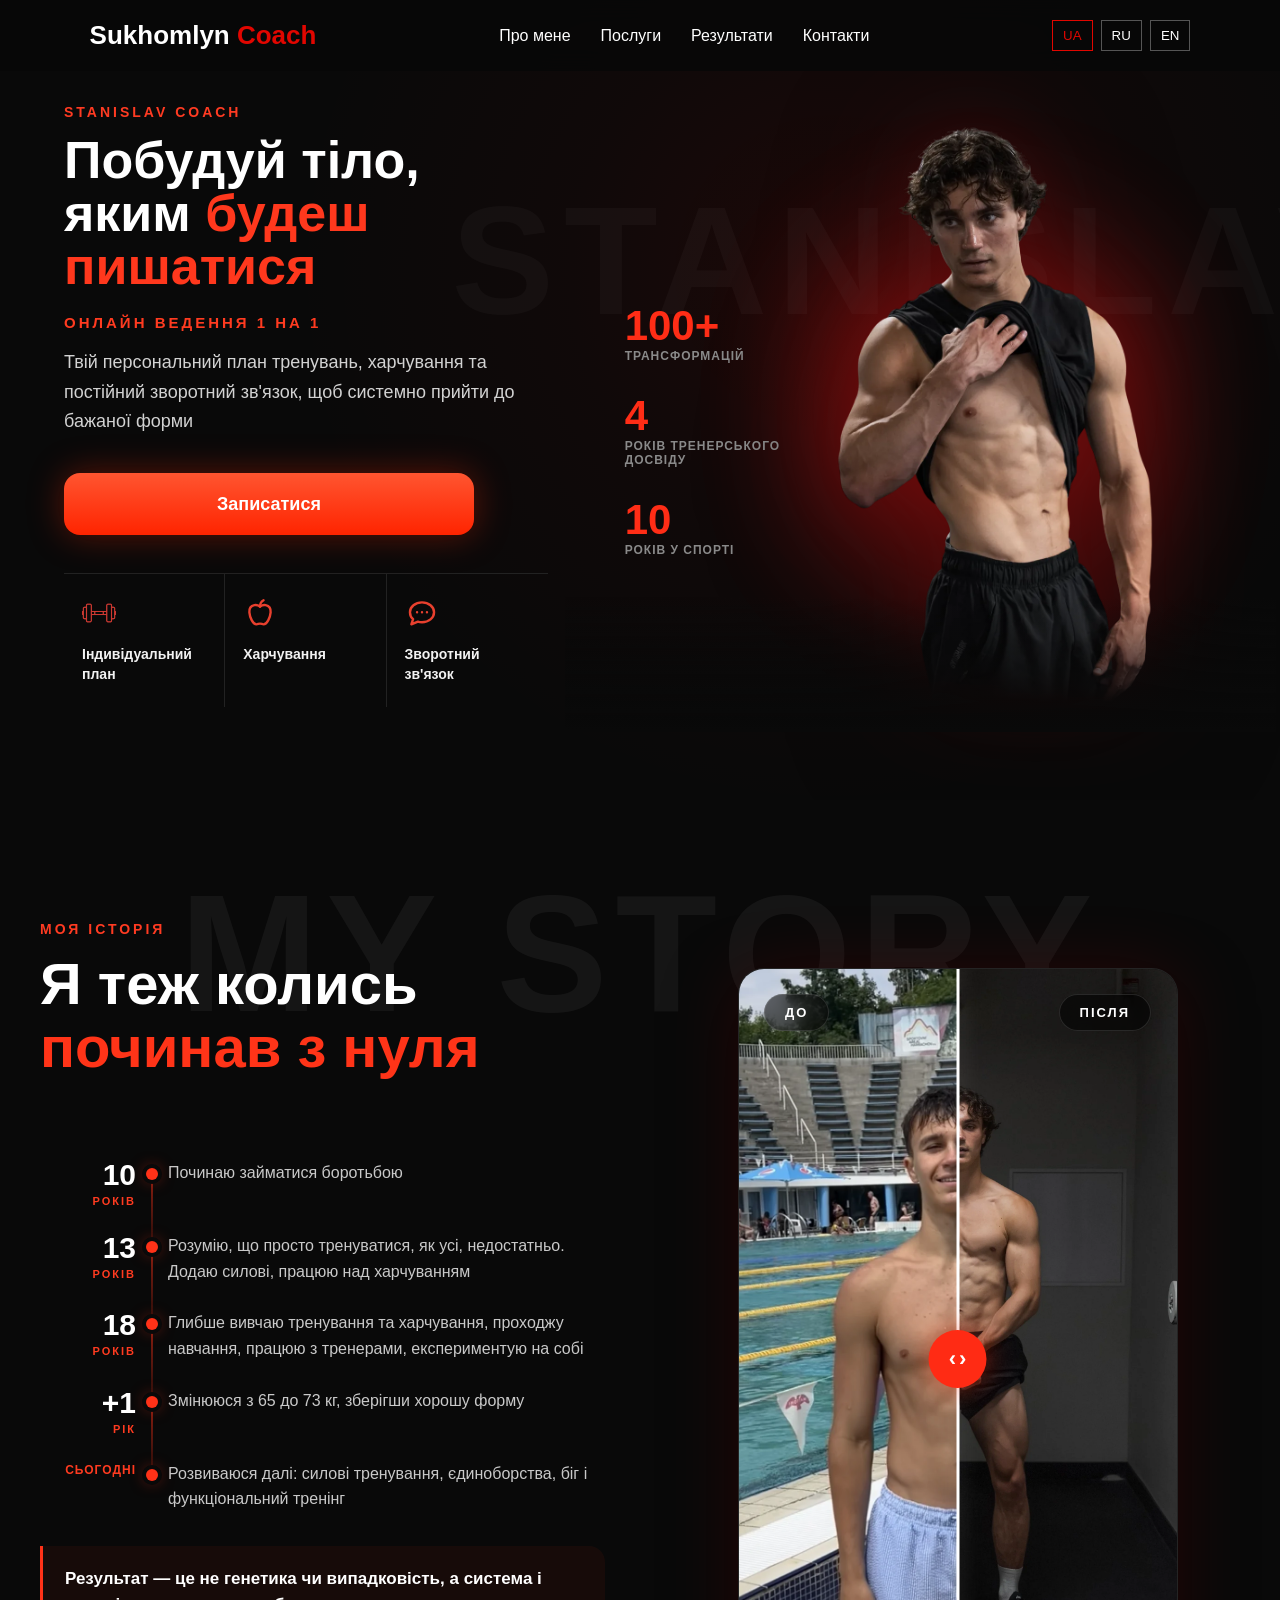
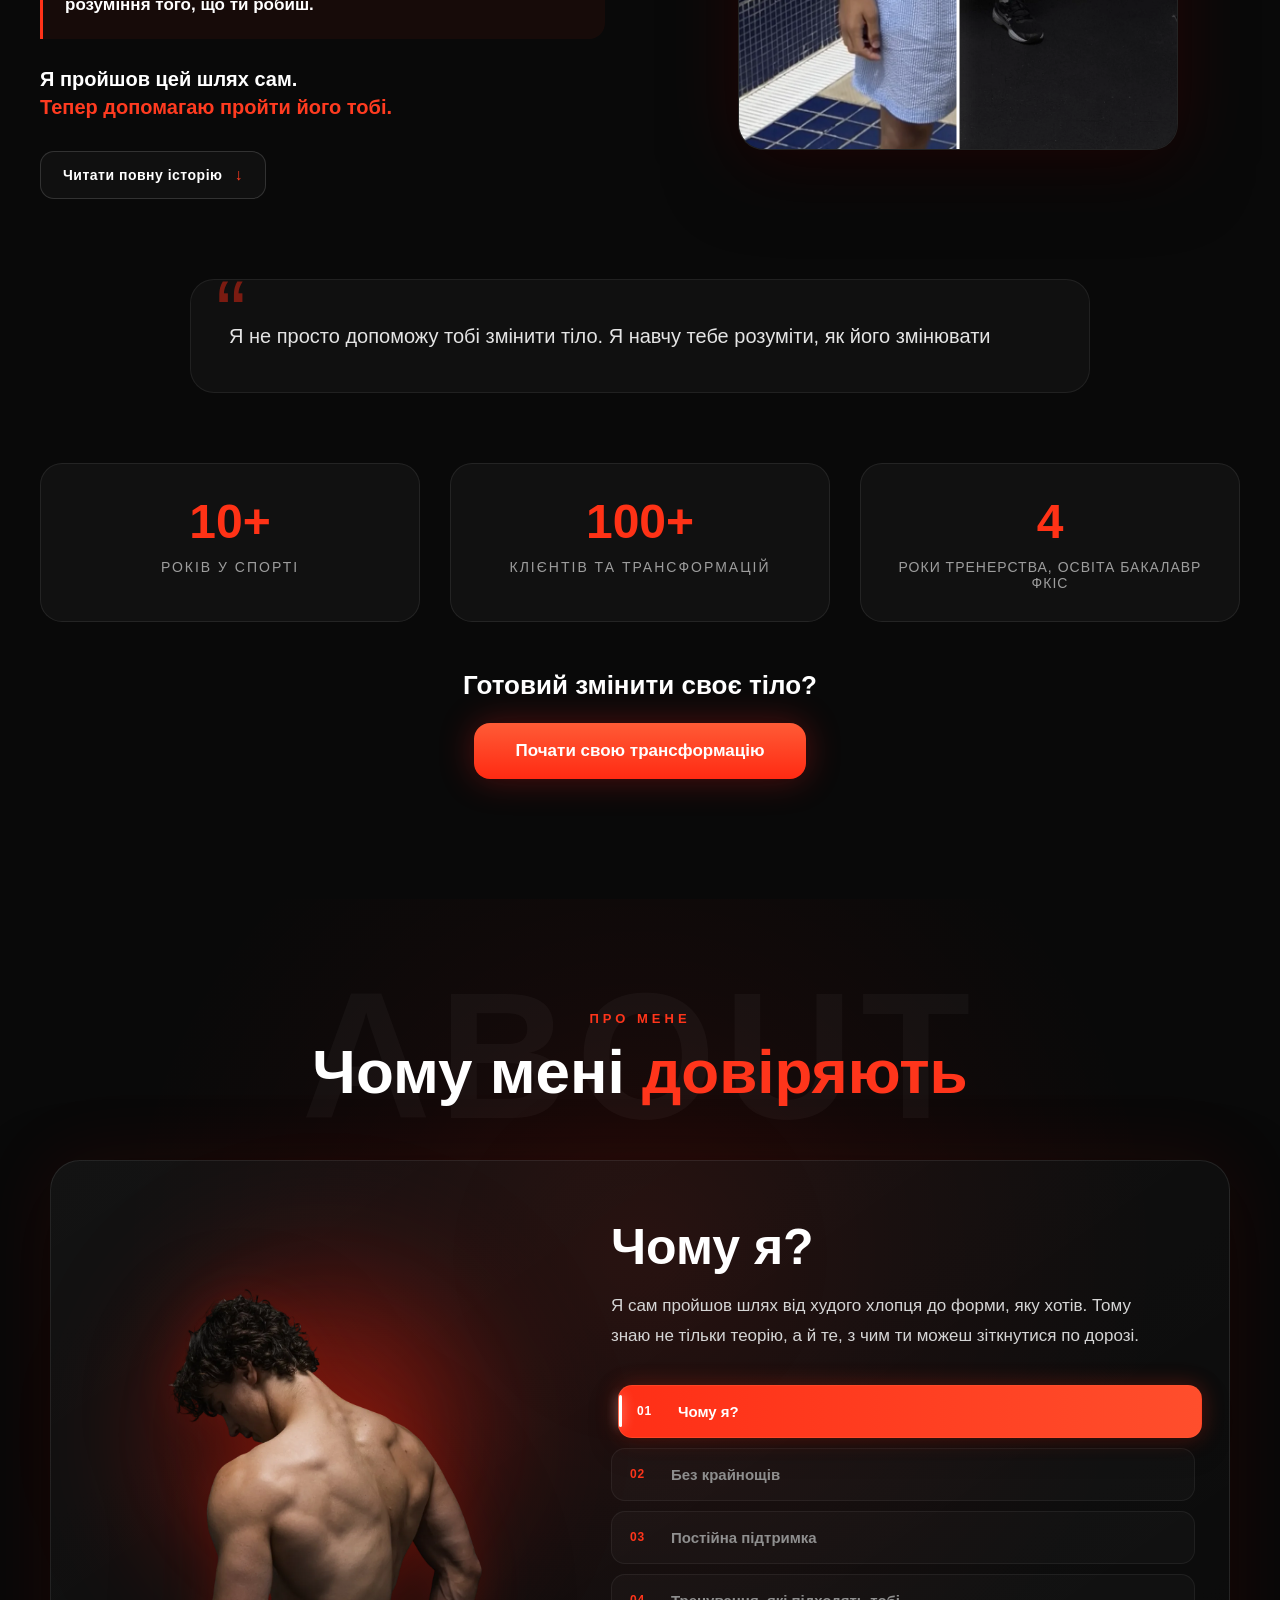
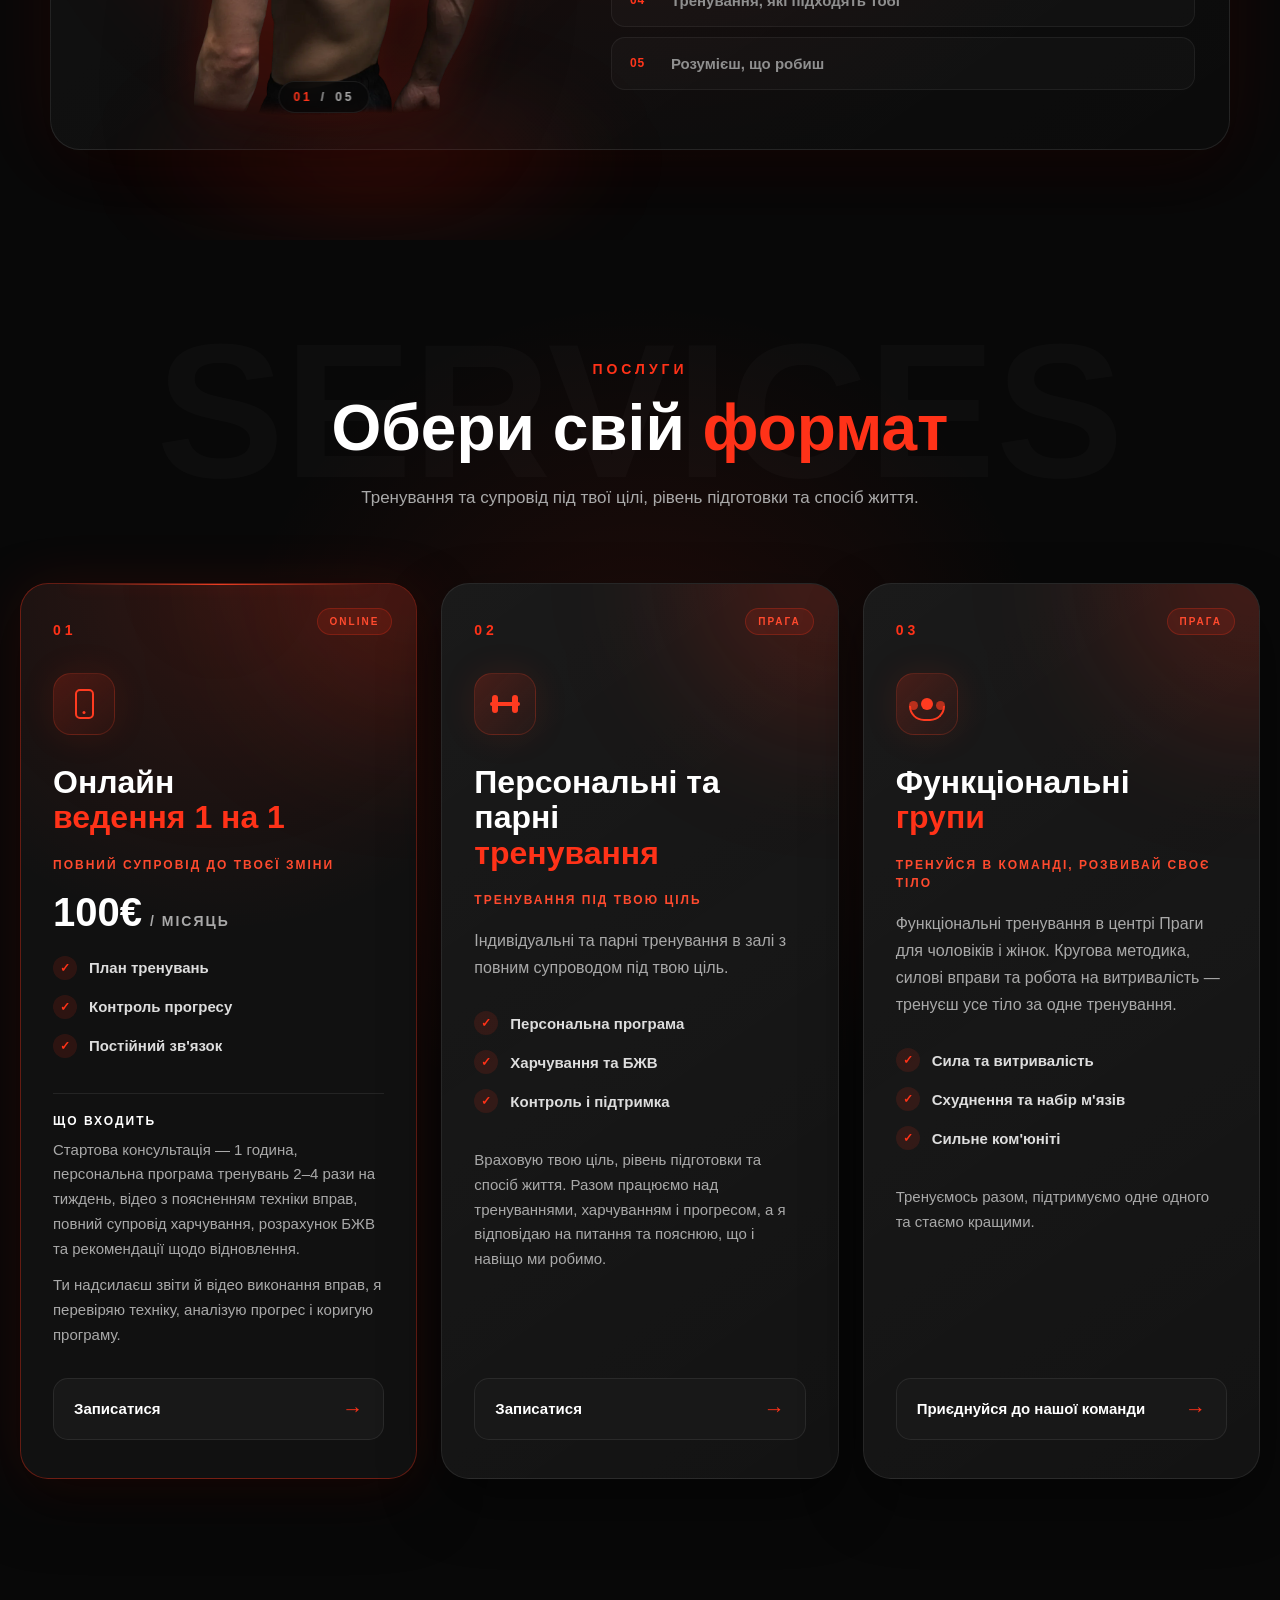
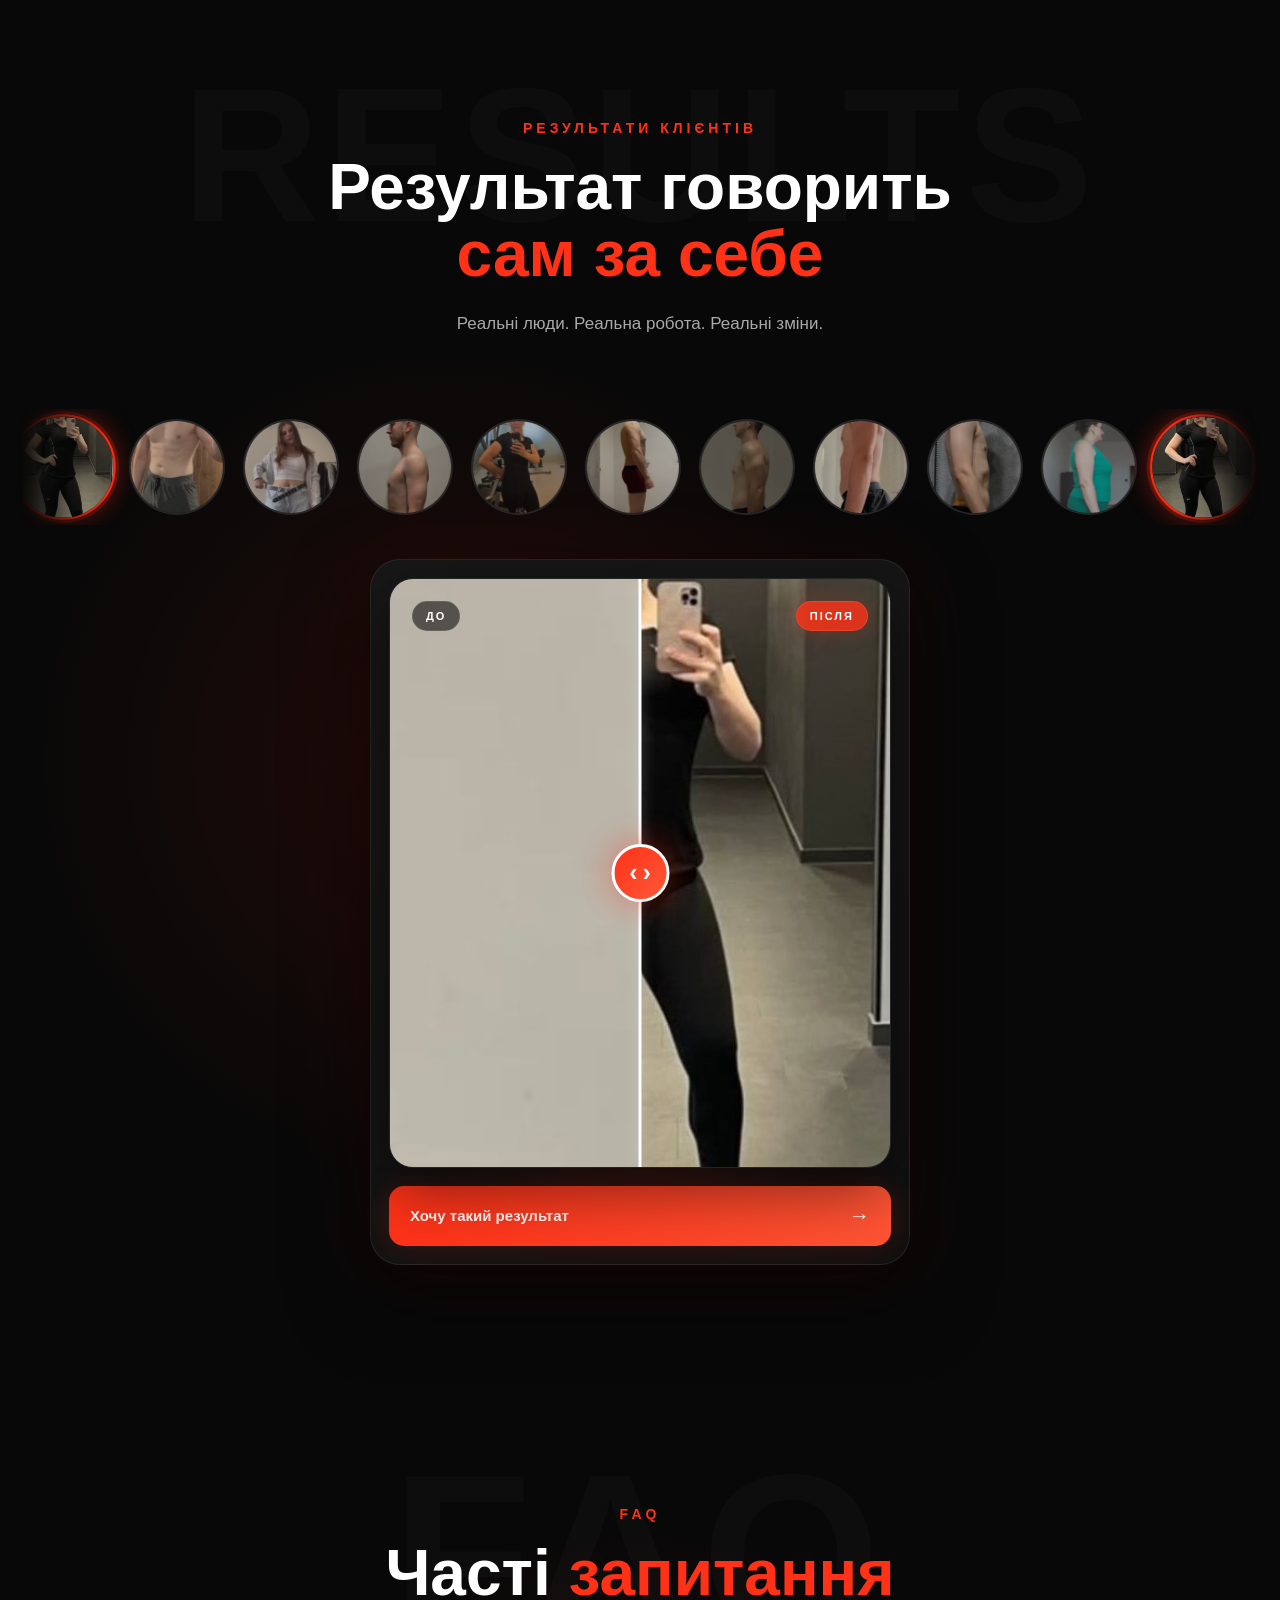
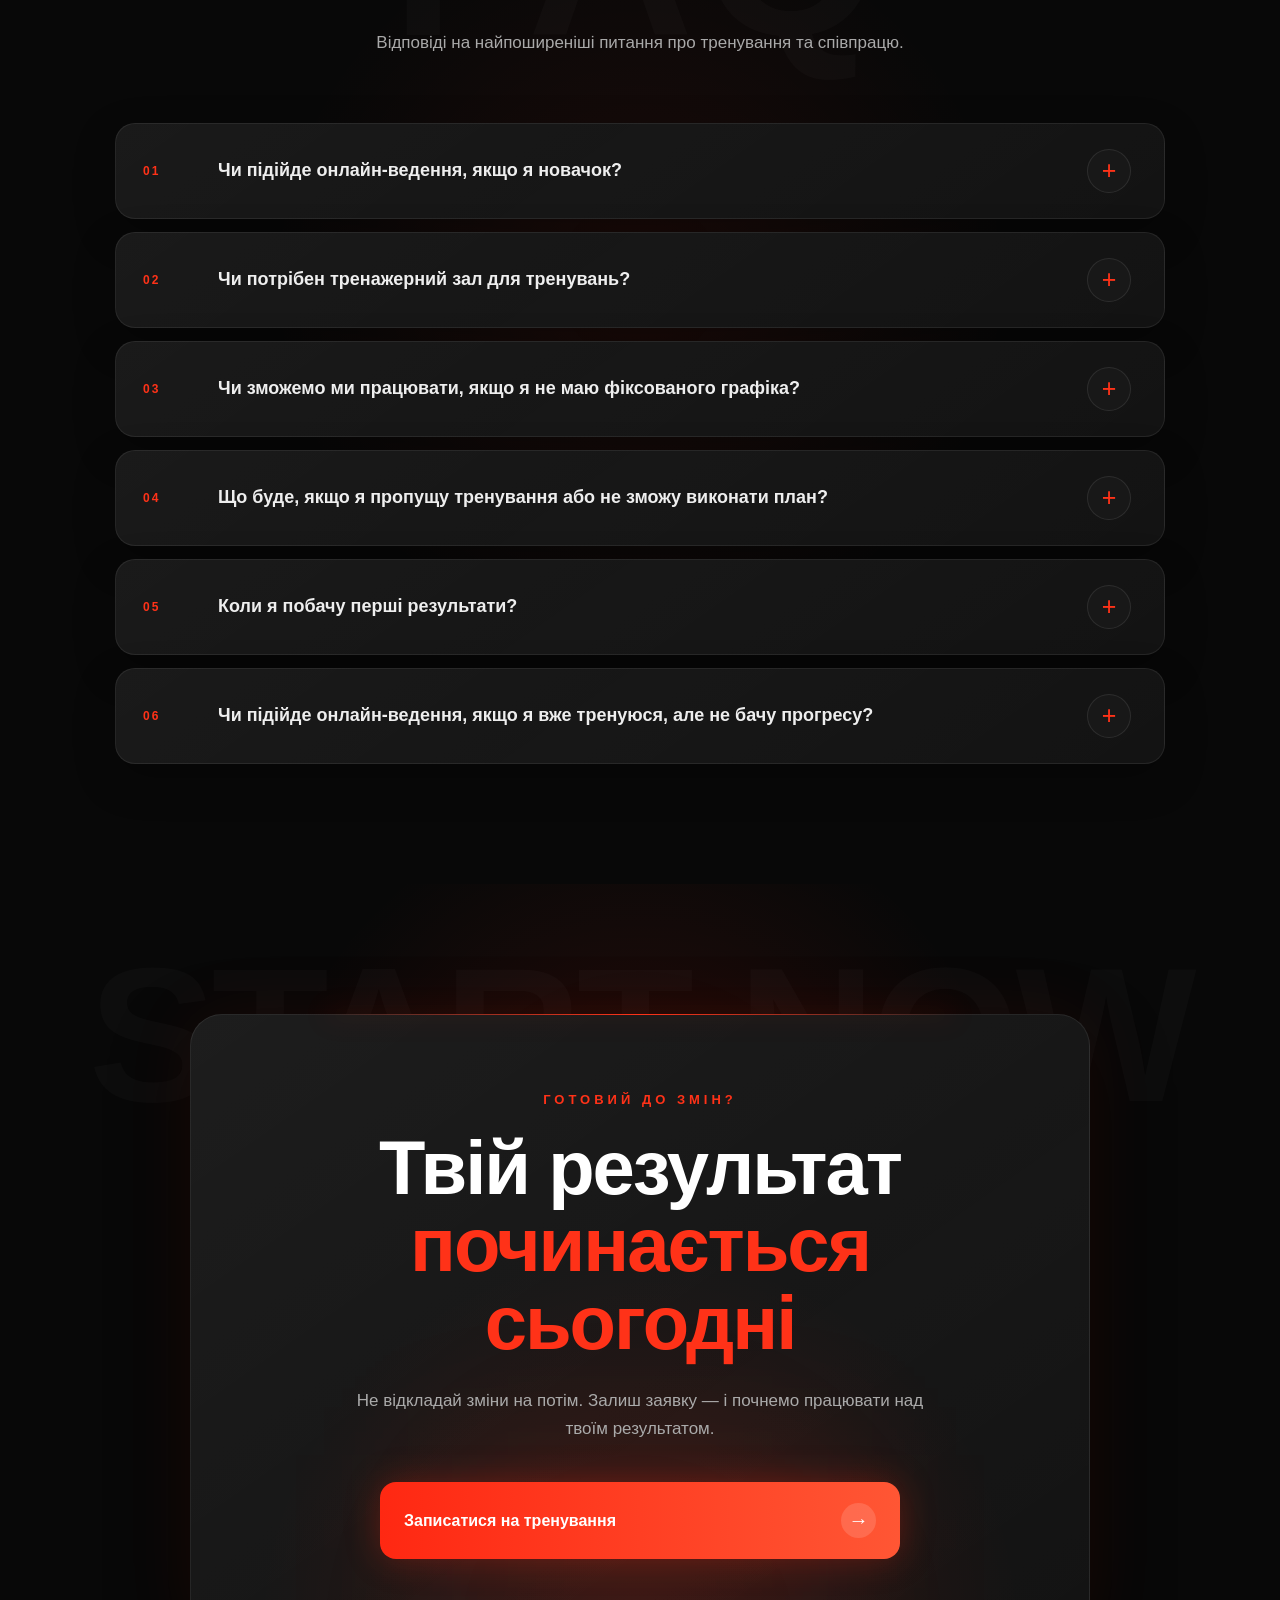
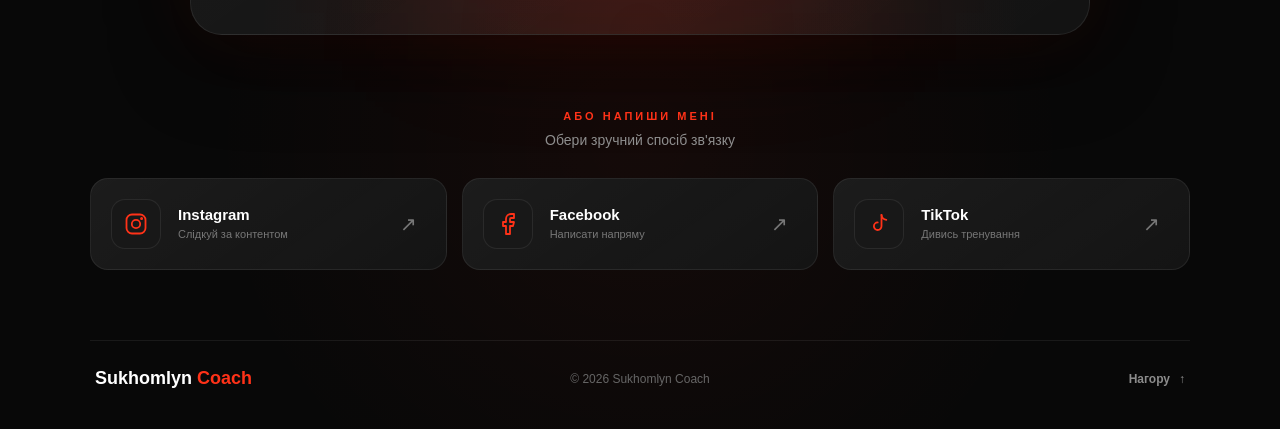
<file: index.html>
<!DOCTYPE html>
<html lang="uk">

<head>
    <meta charset="UTF-8">

    <meta
        name="viewport"
        content="width=device-width, initial-scale=1.0"
    >

    <meta
        name="description"
        content="Sukhomlyn Coach — персональні тренування в Празі, онлайн ведення та функціональні групові тренування."
    >

    <title>Sukhomlyn Coach | Fitness Trainer Prague</title>

    <link rel="icon" href="favicon.svg" type="image/svg+xml">
    <link rel="icon" href="favicon.ico" sizes="48x48">
    <link rel="apple-touch-icon" href="apple-touch-icon.png">

    <link rel="stylesheet" href="style.css">
</head>

<body id="top">

    <!-- =====================================
         HEADER
    ====================================== -->

    <header class="header">

        <a href="#top" class="logo">
            Sukhomlyn <span>Coach</span>
        </a>

        <nav class="nav" id="nav">

            <a href="#about">
                Про мене
            </a>

            <a href="#services">
                Послуги
            </a>

            <a href="#results">
                Результати
            </a>

            <a href="#contact">
                Контакти
            </a>

            <!-- Мова в мобільному меню -->

            <div class="mobile-language">

                <button
                    type="button"
                    class="lang-btn active"
                    data-language="uk"
                >
                    UA
                </button>

                <button
                    type="button"
                    class="lang-btn"
                    data-language="ru"
                >
                    RU
                </button>

                <button
                    type="button"
                    class="lang-btn"
                    data-language="en"
                >
                    EN
                </button>

            </div>

        </nav>

        <div class="header-actions">

            <!-- Мова на комп’ютері -->

            <div class="language">

                <button
                    type="button"
                    class="lang-btn active"
                    data-language="uk"
                >
                    UA
                </button>

                <button
                    type="button"
                    class="lang-btn"
                    data-language="ru"
                >
                    RU
                </button>

                <button
                    type="button"
                    class="lang-btn"
                    data-language="en"
                >
                    EN
                </button>

            </div>

            <button
                class="burger"
                id="burger"
                type="button"
                aria-label="Відкрити меню"
                aria-expanded="false"
            >
                <span></span>
                <span></span>
                <span></span>
            </button>

        </div>

    </header>


    <!-- ==========================================
 HERO SECTION
========================================== -->

<section class="hero" id="hero">

    <div class="hero-wrapper">

        <!-- =========================
             HERO VISUAL
        ========================== -->

        <div class="hero-visual">

            <!-- Великий напис -->
            <div class="hero-background-name">
                STANISLAV
            </div>

            <!-- Статистика -->
            <div class="hero-stats">

                <div class="hero-stat">
                    <strong class="hero-stat-number">
                        100+
                    </strong>

                    <span class="hero-stat-text">
                        ТРАНСФОРМАЦІЙ
                    </span>
                </div>

                <div class="hero-stat">

                    <strong class="hero-stat-number">
                        4
                    </strong>

                    <span class="hero-stat-text">
                        РОКІВ ТРЕНЕРСЬКОГО ДОСВІДУ
                    </span>

                </div>

                <div class="hero-stat">

                    <strong class="hero-stat-number">
                        10
                    </strong>

                    <span class="hero-stat-text">
                        РОКІВ У СПОРТІ
                    </span>

                </div>

            </div>

            <!-- Glow -->
            <div class="hero-glow"></div>

            <!-- Coach -->
            <img
                src="images/coach.webp"
                alt="Stanislav Coach"
                class="hero-coach-image"
                fetchpriority="high"
                decoding="async"
            >

        </div>

        <!-- =========================
             HERO CONTENT
        ========================== -->

        <div class="hero-content">

            <span class="hero-label">

                STANISLAV COACH

            </span>

            <h1>

                Побудуй тіло,

                <br>

                яким

                <span>

                    будеш пишатися

                </span>

            </h1>

            <p class="hero-subtitle">Онлайн ведення 1 на 1</p>

            <p>
                Твій персональний план тренувань, харчування
                та постійний зворотний зв'язок, щоб системно
                прийти до бажаної форми
            </p>

            <a
                href="#contact"
                class="hero-button"
            >

                Записатися

            </a>

            <!-- =========================
                 FEATURES
            ========================== -->

            <div class="hero-features">

                <div class="hero-feature">

                    <img
                        src="images/dumbbell.png"
                        alt=""
                    >

                    <span>

                        Індивідуальний
                        план

                    </span>

                </div>

                <div class="hero-feature">

                    <img
                        src="images/nutrition.svg"
                        alt=""
                    >

                    <span>

                        Харчування

                    </span>

                </div>

                <div class="hero-feature">

                    <img
                        src="images/feedback.svg"
                        alt=""
                    >

                    <span>

                        Зворотний
                        зв'язок

                    </span>

                </div>

            </div>

        </div>

    </div>

</section>

<!-- ==========================================
     MY STORY
========================================== -->

<section class="story-section" id="story">

    <!-- Великий декоративний напис на фоні -->
    <div class="story-background-word">
        MY STORY
    </div>

    <div class="story-wrapper">

        <!-- ==================================
             HEADING
        =================================== -->
        <div class="story-main">

        <div class="story-heading">

            <span class="story-label">
                МОЯ ІСТОРІЯ
            </span>

            <h2>
                Я теж колись
                <span>починав з нуля</span>
            </h2>
            

        </div>


        <!-- ==================================
             BEFORE / AFTER
        =================================== -->

        <div class="story-transformation">

            <div class="story-image-box">

                <!-- Фото ДО -->
                <img
                    src="images/story-after.webp"
                    alt="Станіслав до трансформації"
                    class="story-before-image" loading="lazy" decoding="async"
                >

                <!-- Фото ПІСЛЯ -->
                <div class="story-after-layer">

                    <img
                        src="images/story-before.webp"
                        alt="Станіслав після трансформації"
                        class="story-after-image" loading="lazy" decoding="async"
                    >

                </div>


                <!-- Написи ДО / ПІСЛЯ -->

                <span class="story-before-label">
                    ДО
                </span>

                <span class="story-after-label">
                    ПІСЛЯ
                </span>


                <!-- Центральний повзунок -->

                <div class="story-slider-line">

                    <div class="story-slider-button">

                        <span>‹</span>
                        <span>›</span>

                    </div>

                </div>


                <!-- Невидимий range,
                     який будемо рухати пальцем -->

                <input
                    type="range"
                    min="0"
                    max="100"
                    value="50"
                    class="story-slider"
                    aria-label="Порівняти фото до і після"
                >

            </div>

        </div>

        
        <!-- ==================================
             TIMELINE + FULL STORY
        =================================== -->

        <div class="story-timeline-block">

            <ol class="story-timeline">

                <li class="story-step">
                    <div class="story-step-mark">
                        <strong>10</strong>
                        <span>років</span>
                    </div>
                    <p>Починаю займатися боротьбою</p>
                </li>

                <li class="story-step">
                    <div class="story-step-mark">
                        <strong>13</strong>
                        <span>років</span>
                    </div>
                    <p>Розумію, що просто тренуватися, як усі, недостатньо. Додаю силові, працюю над харчуванням</p>
                </li>

                <li class="story-step">
                    <div class="story-step-mark">
                        <strong>18</strong>
                        <span>років</span>
                    </div>
                    <p>Глибше вивчаю тренування та харчування, проходжу навчання, працюю з тренерами, експериментую на собі</p>
                </li>

                <li class="story-step">
                    <div class="story-step-mark">
                        <strong>+1</strong>
                        <span>рік</span>
                    </div>
                    <p>Змінююся з 65 до 73 кг, зберігши хорошу форму</p>
                </li>

                <li class="story-step">
                    <div class="story-step-mark">
                        <strong class="story-step-word">Сьогодні</strong>
                    </div>
                    <p>Розвиваюся далі: силові тренування, єдиноборства, біг і функціональний тренінг</p>
                </li>

            </ol>

            <p class="story-insight">
                Результат — це не генетика чи випадковість, а система і розуміння того, що ти робиш.
            </p>

            <p class="story-signoff">
                Я пройшов цей шлях сам.
                <span>Тепер допомагаю пройти його тобі.</span>
            </p>

            <details class="story-more">

                <summary>
                    <span>Читати повну історію</span>
                </summary>

                <div class="story-text">

                <p>
                    З 10 років я займався боротьбою.<br>
                    У 13 зрозумів, що просто тренуватися, як усі, недостатньо.
                </p>

                <p>
                    Я був маленьким і худим хлопцем та хотів змінити своє тіло.<br>
                    Почав додавати силові тренування, працювати над харчуванням і шукати те, що справді працює.
                </p>

                <p>
                    У 18 років я почав глибше вивчати тренування та харчування, проходив навчання, працював із тренерами, експериментував на собі й робив багато помилок.
                </p>

                <p>
                    За рік я змінився з 65 до 73 кг, зберігши хорошу форму.
                </p>

                <p>
                    Цей досвід навчив мене головного: результат — це не генетика чи випадковість, а система і розуміння того, що ти робиш.
                </p>

                <p>
                    Сьогодні я продовжую розвиватися сам і поєдную силові тренування з єдиноборствами, бігом та функціональним тренінгом.
                </p>

                <p>
                    Для мене сильне тіло — це не тільки м'язи.<br>
                    Воно має бути сильним, здоровим, витривалим та енергійним.
                </p>

                <p>
                    Саме цю систему я передаю своїм підопічним, щоб вони не просто отримали результат, а навчилися керувати своїм тілом самостійно.
                </p>

                <p class="story-text-final">
                    Я пройшов цей шлях сам.<br>
                    Тепер допомагаю пройти його тобі.
                </p>

            </div>

            </details>

        </div>

        </div>
        <!-- ==================================
             QUOTE / MESSAGE
        =================================== -->

        <div class="story-message">

            <span class="story-message-mark">
                “
            </span>

            <p>
                Я не просто допоможу тобі змінити тіло. Я навчу тебе розуміти, як його змінювати
            </p>

        </div>


        <!-- ==================================
             STATS
        =================================== -->

        <div class="story-stats">

            <div class="story-stat">

                <strong>
                    10+
                </strong>

                <span>
                    років у спорті
                </span>

            </div>


            <div class="story-stat">

                <strong>
                    100+
                </strong>

                <span>
                    клієнтів та трансформацій
                </span>

            </div>


            <div class="story-stat story-stat-long">

                <strong>
                    4
                </strong>

                <span>
                    роки тренерства, освіта бакалавр ФКіС
                </span>

            </div>

        </div>


        <!-- ==================================
             CTA
        =================================== -->

        <p class="story-cta-text">Готовий змінити своє тіло?</p>

        <a
            href="#contact"
            class="story-button"
        >
            Почати свою трансформацію
        </a>

    </div>

</section>


<!-- ==========================================
     ABOUT / ПРО МЕНЕ
========================================== -->

<section class="about-section" id="about">

    <div class="about-bg-word">
        ABOUT
    </div>

    <div class="about-container">

        <!-- Заголовок секції -->
        <div class="about-heading">

            <span class="about-label">
                ПРО МЕНЕ
            </span>

            <h2>
                Чому мені
                <span>довіряють</span>
            </h2>

        </div>


        <!-- Основний блок -->
        <div class="about-slider">

            <!-- ==============================
                 Візуальна частина
            =============================== -->

            <div class="about-visual">

                <div class="about-glow"></div>

                <img
                    id="aboutImage" data-i18n-skip
                    class="about-coach" loading="lazy" decoding="async"
                    src="images/about-1.webp"
                    alt="Stanislav Coach"
                >

                <div class="about-slide-number">
                    <span id="aboutCurrent">01</span>
                    <span>/</span>
                    <span>05</span>
                </div>

            </div>


            <!-- ==============================
                 Текст
            =============================== -->

            <div class="about-info">

                <h3 id="aboutTitle" data-i18n-skip>
                    Чому я?
                </h3>

                <p id="aboutText" data-i18n-skip>
                    Я сам пройшов шлях від худого хлопця до форми, яку хотів. Тому знаю не тільки теорію, а й те, з чим ти можеш зіткнутися по дорозі.
                </p>


                <!-- ==========================
                     Навігація
                =========================== -->

                <div class="about-tabs">

                    <button
                        class="about-tab active"
                        type="button"
                        data-slide="0"
                    >
                        <span>01</span>
                        Чому я?
                    </button>

                    <button
                        class="about-tab"
                        type="button"
                        data-slide="1"
                    >
                        <span>02</span>
                        Без крайнощів
                    </button>

                    <button
                        class="about-tab"
                        type="button"
                        data-slide="2"
                    >
                        <span>03</span>
                        Постійна підтримка
                    </button>

                    <button
                        class="about-tab"
                        type="button"
                        data-slide="3"
                    >
                        <span>04</span>
                        Тренування, які підходять тобі
                    </button>

                    <button
                        class="about-tab"
                        type="button"
                        data-slide="4"
                    >
                        <span>05</span>
                        Розумієш, що робиш
                    </button>

                </div>

            </div>

        </div>

    </div>

</section>


        <!-- ==========================================
     SERVICES
========================================== -->

<section class="services-section" id="services">

    <!-- Великий декоративний текст -->
    <div class="services-background-word">
        SERVICES
    </div>

    <div class="services-wrapper">

        <!-- ==================================
             HEADER
        =================================== -->

        <div class="services-header">

            <span class="services-subtitle">
                ПОСЛУГИ
            </span>

            <h2>
                Обери свій
                <span>формат</span>
            </h2>

            <p>
                Тренування та супровід під твої цілі,
                рівень підготовки та спосіб життя.
            </p>

        </div>


        <!-- ==================================
             SERVICES CARDS
        =================================== -->

        <div class="services-grid">


            <!-- ==============================
                 SERVICE 01 — ONLINE
            =============================== -->

            <article class="service-card service-card-featured">

                <div class="service-popular">
                    ONLINE
                </div>

                <div class="service-number">
                    01
                </div>

                <div class="service-icon service-icon-online">
                    <span></span>
                </div>

                <h3>
                    Онлайн
                    <span>ведення 1 на 1</span>
                </h3>

                <p class="service-tagline">
                    Повний супровід до твоєї зміни
                </p>

                <div class="service-price">
                    <strong>100€</strong>
                    <span>/ місяць</span>
                </div>

                <div class="service-features">

                    <div class="service-feature">
                        <span>✓</span>
                        План тренувань
                    </div>

                    <div class="service-feature">
                        <span>✓</span>
                        Контроль прогресу
                    </div>

                    <div class="service-feature">
                        <span>✓</span>
                        Постійний зв'язок
                    </div>

                </div>

                <div class="service-details">

                    <h4>Що входить</h4>

                    <p>
                        Стартова консультація — 1 година, персональна програма
                        тренувань 2–4 рази на тиждень, відео з поясненням техніки
                        вправ, повний супровід харчування, розрахунок БЖВ
                        та рекомендації щодо відновлення.
                    </p>

                    <p>
                        Ти надсилаєш звіти й відео виконання вправ, я перевіряю
                        техніку, аналізую прогрес і коригую програму.
                    </p>

                </div>

                <a href="#contact" class="service-button">
                    Записатися
                    <span>→</span>
                </a>

            </article>


            <!-- ==============================
                 SERVICE 02 — PERSONAL
            =============================== -->

            <article class="service-card">

                <div class="service-popular">
                    ПРАГА
                </div>

                <div class="service-number">
                    02
                </div>

                <div class="service-icon service-icon-personal">
                    <span></span>
                </div>

                <h3>
                    Персональні та парні
                    <span>тренування</span>
                </h3>

                <p class="service-tagline">
                    Тренування під твою ціль
                </p>

                <p class="service-description">
                    Індивідуальні та парні тренування в залі з повним
                    супроводом під твою ціль.
                </p>

                <div class="service-features">

                    <div class="service-feature">
                        <span>✓</span>
                        Персональна програма
                    </div>

                    <div class="service-feature">
                        <span>✓</span>
                        Харчування та БЖВ
                    </div>

                    <div class="service-feature">
                        <span>✓</span>
                        Контроль і підтримка
                    </div>

                </div>

                <p class="service-note">
                    Враховую твою ціль, рівень підготовки та спосіб життя.
                    Разом працюємо над тренуваннями, харчуванням і прогресом,
                    а я відповідаю на питання та пояснюю, що і навіщо ми робимо.
                </p>

                <a href="#contact" class="service-button">
                    Записатися
                    <span>→</span>
                </a>

            </article>


            <!-- ==============================
                 SERVICE 03 — GROUPS
            =============================== -->

            <article class="service-card">

                <div class="service-popular">
                    ПРАГА
                </div>

                <div class="service-number">
                    03
                </div>

                <div class="service-icon service-icon-group">
                    <span></span>
                </div>

                <h3>
                    Функціональні
                    <span>групи</span>
                </h3>

                <p class="service-tagline">
                    Тренуйся в команді, розвивай своє тіло
                </p>

                <p class="service-description">
                    Функціональні тренування в центрі Праги для чоловіків
                    і жінок. Кругова методика, силові вправи та робота
                    на витривалість — тренуєш усе тіло за одне тренування.
                </p>

                <div class="service-features">

                    <div class="service-feature">
                        <span>✓</span>
                        Сила та витривалість
                    </div>

                    <div class="service-feature">
                        <span>✓</span>
                        Схуднення та набір м'язів
                    </div>

                    <div class="service-feature">
                        <span>✓</span>
                        Сильне ком'юніті
                    </div>

                </div>

                <p class="service-note">
                    Тренуємось разом, підтримуємо одне одного та стаємо кращими.
                </p>

                <a href="#contact" class="service-button">
                    Приєднуйся до нашої команди
                    <span>→</span>
                </a>

            </article>

        </div>

    </div>

</section>


       <!-- ==========================================================
     CLIENT RESULTS
========================================================== -->

<section class="results-section" id="results">

    <!-- Великий декоративний напис -->
    <div class="results-background-word">
        RESULTS
    </div>


    <div class="results-wrapper">


        <!-- ==================================================
             HEADER
        =================================================== -->

        <div class="results-header">

            <span class="results-subtitle">
                РЕЗУЛЬТАТИ КЛІЄНТІВ
            </span>

            <h2>
                Результат говорить
                <span>сам за себе</span>
            </h2>

            <p>
                Реальні люди. Реальна робота. Реальні зміни.
            </p>

        </div>



        <!-- ==================================================
             CLIENT CIRCLES (карусель кружків, будується в script.js)
        =================================================== -->

        <div
            class="results-carousel"
            id="resultsCarousel"
            role="group"
            aria-label="Кейси клієнтів"
        >
            <div class="results-track" id="resultsTrack"></div>
        </div>


        <!-- ==================================================
             BEFORE / AFTER
        =================================================== -->

        <div class="results-main results-main-single">

            <div class="results-comparison">

                <div class="results-image-box" id="resultImageBox">

                    <!-- Праве фото (видно праворуч від риски) — ПІСЛЯ -->

                    <img
                        id="resultRightImage"
                        class="results-before-image"
                        src="images/result1-after.jpg"
                        alt="Результат клієнта після"
                        decoding="async"
                    >

                    <!-- Ліве фото (видно ліворуч від риски) — ДО -->

                    <div
                        class="results-after-layer"
                        id="resultAfterLayer"
                    >

                        <img
                            id="resultLeftImage"
                            class="results-after-image"
                            src="images/result1-before.jpg"
                            alt="Результат клієнта до"
                            decoding="async"
                        >

                    </div>

                    <span class="results-before-label">
                        ДО
                    </span>

                    <span class="results-after-label">
                        ПІСЛЯ
                    </span>

                    <!-- Риска з кнопкою -->

                    <div
                        class="results-slider-line"
                        id="resultSliderLine"
                    >

                        <div class="results-slider-button">

                            <span>‹</span>
                            <span>›</span>

                        </div>

                    </div>

                    <!-- Невидимий range, який рухає риску -->

                    <input
                        id="resultCompareSlider"
                        class="results-compare-slider"
                        type="range"
                        min="0"
                        max="100"
                        value="50"
                        aria-label="Порівняти фото до і після"
                    >

                </div>

            </div>

            <div class="results-cta">

                <a
                    href="#contact"
                    class="results-button"
                >
                    Хочу такий результат

                    <span>→</span>
                </a>

            </div>

        </div>

    </div>

</section>

        <!-- ==========================================================
     FAQ
========================================================== -->

<section class="faq-section" id="faq">

    <!-- Великий декоративний напис -->
    <div class="faq-background-word">
        FAQ
    </div>


    <div class="faq-wrapper">


        <!-- ==================================================
             HEADER
        =================================================== -->

        <div class="faq-header">

            <span class="faq-subtitle">
                FAQ
            </span>

            <h2>
                Часті
                <span>запитання</span>
            </h2>

            <p>
                Відповіді на найпоширеніші питання
                про тренування та співпрацю.
            </p>

        </div>


        <!-- ==================================================
             ACCORDION
        =================================================== -->

        <div class="faq-list">

            <!-- QUESTION 01 -->

            <div class="faq-item">

                <button class="faq-question" type="button">

                    <span class="faq-number">
                        01
                    </span>

                    <span class="faq-question-text">
                        Чи підійде онлайн-ведення, якщо я новачок?
                    </span>

                    <span class="faq-icon">
                        +
                    </span>

                </button>

                <div class="faq-answer">

                    <div class="faq-answer-inner">

                        <p>
                            Так. Тобі не потрібно мати великий досвід у тренажерному залі. Програма підбирається під твій рівень, а техніку вправ я детально пояснюю у відео. Ти також можеш надсилати мені відео виконання вправ, щоб я міг виправити помилки та допомогти тобі прогресувати безпечно.
                        </p>

                    </div>

                </div>

            </div>


            <!-- QUESTION 02 -->

            <div class="faq-item">

                <button class="faq-question" type="button">

                    <span class="faq-number">
                        02
                    </span>

                    <span class="faq-question-text">
                        Чи потрібен тренажерний зал для тренувань?
                    </span>

                    <span class="faq-icon">
                        +
                    </span>

                </button>

                <div class="faq-answer">

                    <div class="faq-answer-inner">

                        <p>
                            Не обов'язково. Програма складається відповідно до обладнання, яке тобі доступне. Це може бути повноцінний тренажерний зал, домашні тренування або мінімальний набір обладнання.
                        </p>

                    </div>

                </div>

            </div>


            <!-- QUESTION 03 -->

            <div class="faq-item">

                <button class="faq-question" type="button">

                    <span class="faq-number">
                        03
                    </span>

                    <span class="faq-question-text">
                        Чи зможемо ми працювати, якщо я не маю фіксованого графіка?
                    </span>

                    <span class="faq-icon">
                        +
                    </span>

                </button>

                <div class="faq-answer">

                    <div class="faq-answer-inner">

                        <p>
                            Так. Онлайн-формат дозволяє адаптувати тренування під твій реальний графік. Головне — виконувати запланований обсяг роботи та повідомляти мені, якщо обставини змінюються. За необхідності ми коригуємо план.
                        </p>

                    </div>

                </div>

            </div>


            <!-- QUESTION 04 -->

            <div class="faq-item">

                <button class="faq-question" type="button">

                    <span class="faq-number">
                        04
                    </span>

                    <span class="faq-question-text">
                        Що буде, якщо я пропущу тренування або не зможу виконати план?
                    </span>

                    <span class="faq-icon">
                        +
                    </span>

                </button>

                <div class="faq-answer">

                    <div class="faq-answer-inner">

                        <p>
                            Нічого критичного. Моє завдання — не сварити тебе за пропущене тренування, а допомогти адаптувати процес. Ти повідомляєш мені, що сталося, і ми вирішуємо, як краще продовжити, щоб не втрачати прогрес.
                        </p>

                    </div>

                </div>

            </div>


            <!-- QUESTION 05 -->

            <div class="faq-item">

                <button class="faq-question" type="button">

                    <span class="faq-number">
                        05
                    </span>

                    <span class="faq-question-text">
                        Коли я побачу перші результати?
                    </span>

                    <span class="faq-icon">
                        +
                    </span>

                </button>

                <div class="faq-answer">

                    <div class="faq-answer-inner">

                        <p>
                            Це залежить від твоєї цілі, стартової точки, харчування, тренувань та дотримання рекомендацій. Я не обіцяю однаковий результат за конкретну кількість тижнів для всіх. Моє завдання — побудувати систему, контролювати твій прогрес і коригувати її в процесі.
                        </p>

                    </div>

                </div>

            </div>


            <!-- QUESTION 06 -->

            <div class="faq-item">

                <button class="faq-question" type="button">

                    <span class="faq-number">
                        06
                    </span>

                    <span class="faq-question-text">
                        Чи підійде онлайн-ведення, якщо я вже тренуюся, але не бачу прогресу?
                    </span>

                    <span class="faq-icon">
                        +
                    </span>

                </button>

                <div class="faq-answer">

                    <div class="faq-answer-inner">

                        <p>
                            Так. Часто проблема не в тому, що людина мало тренується, а в тому, що немає чіткої системи та контролю прогресу. Я аналізую твої тренування, техніку, навантаження, харчування та відновлення і допомагаю визначити, що потрібно змінити.
                        </p>

                    </div>

                </div>

            </div>

        </div>

        </div>

</section>

       <!-- ==========================================================
     FINAL CTA / CONTACT
========================================================== -->

<section class="final-section" id="contact">

    <!-- Великий декоративний текст -->
    <div class="final-background-word">
        START NOW
    </div>


    <div class="final-wrapper">


        <!-- ==================================================
             MAIN CTA
        =================================================== -->

        <div class="final-cta">

            <span class="final-label">
                ГОТОВИЙ ДО ЗМІН?
            </span>


            <h2>
                Твій результат
                <span>починається сьогодні</span>
            </h2>


            <p class="final-description">
                Не відкладай зміни на потім.
                Залиш заявку — і почнемо працювати
                над твоїм результатом.
            </p>


            <!-- Головна кнопка -->

            <a
                href="https://t.me/sukhomlyn_coach"
                class="final-main-button"
                target="_blank"
                rel="noopener noreferrer"
            >

                <span>
                    Записатися на тренування
                </span>

                <span class="final-main-arrow">
                    →
                </span>

            </a>

        </div>


        <!-- ==================================================
             SOCIALS
        =================================================== -->

        <div class="final-socials-header">

            <span>
                АБО НАПИШИ МЕНІ
            </span>

            <p>
                Обери зручний спосіб зв'язку
            </p>

        </div>


        <div class="final-socials">


            <!-- INSTAGRAM -->

            <a
                href="https://www.instagram.com/sukhomlyn_coach/"
                class="final-social-card"
                target="_blank"
                rel="noopener noreferrer"
            >

                <div class="final-social-icon">
                    <svg class="final-social-svg" viewBox="0 0 24 24" fill="none" stroke="currentColor" stroke-width="1.8" stroke-linecap="round" stroke-linejoin="round" aria-hidden="true" focusable="false"><rect x="2.5" y="2.5" width="19" height="19" rx="5.5"/><circle cx="12" cy="12" r="4.2"/><circle cx="17.6" cy="6.4" r="0.6" fill="currentColor"/></svg>
                </div>

                <div class="final-social-info">

                    <span>
                        Instagram
                    </span>

                    <small>
                        Слідкуй за контентом
                    </small>

                </div>

                <div class="final-social-arrow">
                    ↗
                </div>

            </a>


            <!-- FACEBOOK -->

            <a
                href="https://www.facebook.com/sukhomlyn.coach"
                class="final-social-card"
                target="_blank"
                rel="noopener noreferrer"
            >

                <div class="final-social-icon">
                    <svg class="final-social-svg" viewBox="0 0 24 24" fill="none" stroke="currentColor" stroke-width="1.8" stroke-linecap="round" stroke-linejoin="round" aria-hidden="true" focusable="false"><path d="M18 2h-3a5 5 0 0 0-5 5v3H7v4h3v8h4v-8h3l1-4h-4V7a1 1 0 0 1 1-1h3z"/></svg>
                </div>

                <div class="final-social-info">

                    <span>
                        Facebook
                    </span>

                    <small>
                        Написати напряму
                    </small>

                </div>

                <div class="final-social-arrow">
                    ↗
                </div>

            </a>


            <!-- TIKTOK -->

            <a
                href="https://www.tiktok.com/@sukhomlyn.coach"
                class="final-social-card"
                target="_blank"
                rel="noopener noreferrer"
            >

                <div class="final-social-icon">
                    <svg class="final-social-svg" viewBox="0 0 24 24" fill="none" stroke="currentColor" stroke-width="1.8" stroke-linecap="round" stroke-linejoin="round" aria-hidden="true" focusable="false"><path d="M14.5 3v11.2a3.8 3.8 0 1 1-3.8-3.8"/><path d="M14.5 3c.3 2.6 2.1 4.5 4.8 4.8"/></svg>
                </div>

                <div class="final-social-info">

                    <span>
                        TikTok
                    </span>

                    <small>
                        Дивись тренування
                    </small>

                </div>

                <div class="final-social-arrow">
                    ↗
                </div>

            </a>


        </div>


        <!-- ==================================================
             FOOTER
        =================================================== -->

        <footer class="final-footer">


            <div class="final-footer-logo">

                Sukhomlyn

                <span>
                    Coach
                </span>

            </div>


            <p>
                © 2026 Sukhomlyn Coach
            </p>


            <a href="#top" class="final-to-top">

                <span>
                    Нагору
                </span>

                ↑

            </a>


        </footer>


    </div>

</section>

    <!-- JavaScript завжди перед закриттям body -->

    <script src="script.js"></script>

</body>

</html>
</file>
<file: style.css>
/* ===== RESET ===== */

* {
    margin: 0;
    padding: 0;
    box-sizing: border-box;
    font-family: 'Arial', sans-serif;
}

html {
    scroll-behavior: auto; /* плавність робить script.js */
}

body {
    background: #080808;
    color: white;
}


/* ===== HEADER ===== */
/* ===== HEADER ===== */

.header {
    width: 100%;
    padding: 20px 7%;
    display: flex;
    justify-content: space-between;
    align-items: center;

    position: fixed;
    top: 0;
    left: 0;

    z-index: 1000;

    background: rgba(8, 8, 8, 0.85);
    backdrop-filter: blur(12px);
}

.logo {
    color: white;
    font-size: 26px;
    font-weight: 800;
    text-decoration: none;
    white-space: nowrap;
}

.logo span {
    color: #e10600;
}

.header-actions {
    display: flex;
    align-items: center;
    gap: 18px;
}

.nav {
    display: flex;
    align-items: center;
    gap: 30px;
}

.nav a {
    color: white;
    text-decoration: none;
    font-size: 16px;
    transition: 0.3s ease;
}

.nav a:hover {
    color: #e10600;
}

.language {
    display: flex;
    gap: 8px;
}

.lang-btn {
    padding: 7px 10px;
    background: transparent;
    color: white;
    border: 1px solid #555;
    cursor: pointer;
    transition: 0.3s ease;
}

.lang-btn:hover,
.lang-btn.active {
    color: #e10600;
    border-color: #e10600;
}

.mobile-language {
    display: none;
}

/* ===== BURGER ===== */

.burger {
    display: none;
    width: 38px;
    height: 38px;

    background: transparent;
    border: none;

    cursor: pointer;
    z-index: 1100;
}

.burger span {
    display: block;
    width: 28px;
    height: 3px;
    background: white;
    border-radius: 5px;

    margin: 5px auto;

    transition: 0.3s ease;
}

.burger.active span:nth-child(1) {
    transform: translateY(8px) rotate(45deg);
}

.burger.active span:nth-child(2) {
    opacity: 0;
}

.burger.active span:nth-child(3) {
    transform: translateY(-8px) rotate(-45deg);
}

body.menu-open {
    overflow: hidden;
}

/* ===== BURGER ===== */

.burger {
    display: none;
    width: 38px;
    height: 38px;

    background: transparent;
    border: none;

    cursor: pointer;
    z-index: 1100;
}

.burger span {
    display: block;
    width: 28px;
    height: 3px;
    background: white;
    border-radius: 5px;

    margin: 5px auto;

    transition: 0.3s ease;
}

.burger.active span:nth-child(1) {
    transform: translateY(8px) rotate(45deg);
}

.burger.active span:nth-child(2) {
    opacity: 0;
}

.burger.active span:nth-child(3) {
    transform: translateY(-8px) rotate(-45deg);
}

body.menu-open {
    overflow: hidden;
}

/* ===== MOBILE MENU ===== */

@media (max-width: 768px) {

    .header {
        padding: 18px 5%;
    }

    .logo {
        font-size: 21px;
    }

    .language {
        display: none;
    }

    .burger {
        display: block;
    }

    .nav {
        position: fixed;

        top: 0;
        right: -100%;

        width: 80%;
        max-width: 320px;
        height: 100vh;

        background: rgba(8, 8, 8, 0.98);

        display: flex;
        flex-direction: column;
        align-items: flex-start;

        gap: 30px;

        padding: 110px 30px;

        border-left: 1px solid rgba(225, 6, 0, 0.3);

        transition: 0.4s ease;
    }

    .nav.active {
        right: 0;
    }

    .nav a {
        width: 100%;
        font-size: 22px;
        font-weight: 700;
        border-bottom: 1px solid #222;
        padding-bottom: 15px;
    }

    .mobile-language {
        display: flex;
        gap: 10px;
    }
}

/* ===== BURGER ===== */

.burger {
    display: none;
    width: 38px;
    height: 38px;
    padding: 4px;
    background: transparent;
    border: none;
    cursor: pointer;
    z-index: 1100;
}

.burger span {
    display: block;
    width: 28px;
    height: 3px;
    margin: 5px auto;
    border-radius: 5px;
    background: white;
    transition: 0.3s ease;
}

.burger.active span:nth-child(1) {
    transform: translateY(8px) rotate(45deg);
}

.burger.active span:nth-child(2) {
    opacity: 0;
}

.burger.active span:nth-child(3) {
    transform: translateY(-8px) rotate(-45deg);
}


/* ==================================================
   HERO — PART 1
   Layout, positioning, responsive foundation
================================================== */

.hero {
    position: relative;
    isolation: isolate;
    overflow: hidden;

    width: 100%;
    min-height: 100svh;

    padding: 0 18px 36px;

    background:
        radial-gradient(
            circle at 65% 34%,
            rgba(225, 6, 0, 0.09) 0%,
            rgba(225, 6, 0, 0.03) 27%,
            transparent 55%
        ),
        #090909;
}

.hero-wrapper {
    position: relative;

    width: min(100%, 1180px);
    min-height: 100%;

    margin: 0 auto;

    display: flex;
    flex-direction: column;
}


/* ==================================================
   VISUAL AREA
================================================== */

.hero-visual {
    position: relative;
    isolation: isolate;

    width: 100%;
    height: 500px;

    margin: 0 auto;

    flex-shrink: 0;
}

.hero-background-name {
    position: absolute;
    z-index: 1;

    top: 96px;
    left: 50%;

    width: max-content;
    max-width: none;

    transform: translateX(-50%);

    white-space: nowrap;
    pointer-events: none;
    user-select: none;
}

.hero-stats {
    position: absolute;
    z-index: 3;

    top: 192px;
    left: 0;

    width: 128px;

    display: flex;
    flex-direction: column;
    gap: 24px;

    pointer-events: none;
    user-select: none;
}

.hero-stat {
    position: relative;

    width: 100%;

    display: flex;
    flex-direction: column;
    align-items: flex-start;
}

.hero-glow {
    position: absolute;
    z-index: 0;

    top: 51%;
    left: 62%;

    width: 285px;
    height: 350px;

    transform: translate(-50%, -50%);

    pointer-events: none;
}

.hero-coach-image {
    position: absolute;
    z-index: 4;

    left: 66%;
    bottom: -15px;

    transform: translateX(-50%);

    display: block;

    width: auto;
    height: 540px;
    max-width: none;

    object-fit: contain;
    object-position: center bottom;
}


/* Затемнення нижньої частини фото */

.hero-visual::after {
    content: "";

    position: absolute;
    z-index: 5;

    left: -24px;
    right: -24px;
    bottom: -2px;

    height: 105px;

    background: linear-gradient(
        to bottom,
        transparent 0%,
        rgba(9, 9, 9, 0.68) 58%,
        #090909 100%
    );

    pointer-events: none;
}


/* ==================================================
   CONTENT AREA
================================================== */

.hero-content {
    position: relative;
    z-index: 8;

    width: 100%;

    margin-top: -14px;
}

.hero-label {
    display: inline-block;
}

.hero-content h1 {
    max-width: 620px;
}

.hero-content > p {
    max-width: 560px;
}

.hero-button {
    display: flex;
    align-items: center;
    justify-content: center;

    width: 100%;
}

.hero-features {
    width: 100%;

    display: grid;
    grid-template-columns: repeat(3, minmax(0, 1fr));
}

.hero-feature {
    min-width: 0;

    display: flex;
    flex-direction: column;
    align-items: flex-start;
}


/* ==================================================
   SMALL PHONES
================================================== */

@media (max-width: 380px) {

    .hero {
        padding-left: 14px;
        padding-right: 14px;
    }

    .hero-visual {
        height: 455px;
    }

    .hero-background-name {
        top: 91px;
    }

    .hero-stats {
        top: 178px;
        left: 0;

        width: 105px;
        gap: 20px;
    }

    .hero-glow {
        left: 63%;

        width: 245px;
        height: 310px;
    }

    .hero-coach-image {
        left: 64%;
        bottom: 6px;

        height: 405px;
    }

    .hero-visual::after {
        height: 96px;
    }
}


/* ==================================================
   LARGE PHONES / TABLETS
================================================== */

@media (min-width: 600px) {

    .hero {
        padding-left: 34px;
        padding-right: 34px;
    }

    .hero-visual {
        height: 630px;
    }

    .hero-background-name {
        top: 118px;
    }

    .hero-stats {
        top: 235px;
        left: 5%;

        width: 160px;
        gap: 32px;
    }

    .hero-glow {
        left: 61%;

        width: 370px;
        height: 450px;
    }

    .hero-coach-image {
        left: 62%;
        bottom: 4px;

        height: 640px;
    }

    .hero-content {
        margin-top: -20px;
    }
}


/* ==================================================
   DESKTOP
================================================== */

@media (min-width: 960px) {

    .hero {
        min-height: 780px;

        padding:
            80px max(5vw, 60px)
            70px;
    }

    .hero-wrapper {
        display: grid;
        grid-template-columns:
            minmax(0, 0.9fr)
            minmax(480px, 1.1fr);

        align-items: center;
        gap: clamp(40px, 6vw, 100px);
    }

    .hero-visual {
        grid-column: 2;
        grid-row: 1;

        height: 650px;
    }

    .hero-content {
        grid-column: 1;
        grid-row: 1;

        margin-top: 0;
    }

    .hero-background-name {
        top: 105px;
    }

    .hero-stats {
        top: 225px;
        left: 0;

        width: 165px;
        gap: 32px;
    }

    .hero-glow {
        left: 61%;

        width: 420px;
        height: 510px;
    }

    .hero-coach-image {
        left: 63%;
        bottom: 0;

        height: 630px;
    }

    .hero-visual::after {
        left: -60px;
        right: -60px;

        height: 135px;
    }

    .hero-button {
        max-width: 410px;
    }

    .hero-features {
        max-width: 610px;
    }
}


/* ==================================================
   VERY WIDE DESKTOP
================================================== */

@media (min-width: 1400px) {

    .hero-wrapper {
        grid-template-columns:
            minmax(500px, 0.9fr)
            minmax(600px, 1.1fr);
    }

    .hero-visual {
        height: 700px;
    }

    .hero-coach-image {
        height: 680px;
    }
}
/* ==================================================
   HERO — PART 2
   Design
================================================== */


/* Великий напис позаду */

.hero-background-name{

    font-size: clamp(72px,12vw,180px);
    font-weight:900;

    letter-spacing:10px;

    color:#ffffff08;

    text-transform:uppercase;

    line-height:1;

    z-index:1;
}


/* Червоне світіння */

.hero-glow{

    background:
        radial-gradient(circle,
        rgba(255,25,25,.95) 0%,
        rgba(255,20,20,.45) 34%,
        rgba(255,20,20,.18) 56%,
        transparent 78%);

    filter:blur(45px);

    opacity:.95;
}


/* Фото */

.hero-coach-image{

    filter:
        drop-shadow(0 0 45px rgba(255,30,30,.18))
        drop-shadow(0 20px 60px rgba(0,0,0,.55));

}


/* ---------------------- */
/* СТАТИСТИКА */
/* ---------------------- */

.hero-stat strong{

    display:block;

    font-size:42px;

    font-weight:900;

    color:#ff2d16;

    line-height:1;
}

.hero-stars{

    font-size:20px!important;

    letter-spacing:3px;
}

.hero-stat span{

    display:block;

    margin-top:2px;

    font-size:12px;

    font-weight:600;

    color:#8a8a8a;

    text-transform:uppercase;

    letter-spacing:1px;
}


/* ---------------------- */
/* LABEL */
/* ---------------------- */

.hero-label{

    margin-bottom:14px;

    color:#ff3b22;

    font-size:14px;

    font-weight:800;

    letter-spacing:3px;

    text-transform:uppercase;
}


/* ---------------------- */
/* TITLE */
/* ---------------------- */

.hero-content h1{

    margin:0;

    font-size:52px;

    font-weight:900;

    line-height:1.02;

    color:#fff;
}

.hero-content h1 span{

    color:#ff381d;
}


/* ---------------------- */
/* TEXT */
/* ---------------------- */

.hero-content p{

    margin-top:22px;

    margin-bottom:36px;

    color:#d2d2d2;

    font-size:18px;

    line-height:1.65;
}


/* ---------------------- */
/* BUTTON */
/* ---------------------- */

.hero-button{

    height:62px;

    border-radius:16px;

    text-decoration:none;

    background:linear-gradient(
        180deg,
        #ff5530,
        #ff2400);

    color:white;

    font-weight:800;

    font-size:18px;

    transition:.3s;

    box-shadow:
        0 0 35px rgba(255,40,0,.35);
}

.hero-button:hover{

    transform:translateY(-3px);

    box-shadow:
        0 0 55px rgba(255,30,0,.5);
}


/* ---------------------- */
/* FEATURES */
/* ---------------------- */

.hero-features{

    margin-top:38px;

    border-top:1px solid #222;
}

.hero-feature{

    padding:22px 18px;

    border-right:1px solid #222;
}

.hero-feature:last-child{

    border-right:none;
}

.hero-feature img{

    width:34px;

    margin-bottom:14px;
}

.hero-feature span{

    font-size:14px;

    font-weight:700;

    color:#f2f2f2;

    line-height:1.45;
}


/* ---------------------- */
/* MOBILE */
/* ---------------------- */

@media(max-width:768px){

.hero-background-name{

    position:absolute;

    top:110px;
    left:50%;

    transform:translateX(-50%);

    width:100%;

    text-align:center;

    font-size:80px;
    font-weight:900;

    letter-spacing:4px;

    white-space:nowrap;

    color:rgba(255,255,255,.06);

    pointer-events:none;

}

.hero-stat strong{

    font-size:50px;
}

.hero-stars{

    font-size:34px!important;
}

.hero-stat span{

    font-size:12px;
    letter-spacing:2px;
}

.hero-content h1{

    font-size:46px;
}

.hero-content p{

    font-size:16px;
}

.hero-button{

    height:58px;

    font-size:17px;
}

.hero-feature{

    padding:18px 10px;
}

.hero-feature img{

    width:28px;
}

.hero-feature span{

    font-size:12px;
}

}
@media (max-width:768px){

    .hero-background-name{

        font-size:72px;
        letter-spacing:2px;

    }

}
/* ==================================================
   HERO — PART 3
   Premium Animations
================================================== */

/* ---------- Coach ---------- */

.hero-coach-image{

    animation:
        coachAppear 1s ease,
        coachFloat 6s ease-in-out infinite;

}

@keyframes coachAppear{

    from{

        opacity:0;
        transform:
            translate(-50%,40px)
            scale(.94);

    }

    to{

        opacity:1;
        transform:
            translate(-50%,0)
            scale(1);

    }

}

@keyframes coachFloat{

    0%,100%{

        transform:
            translate(-50%,0);

    }

    50%{

        transform:
            translate(-50%,-6px);

    }

}


/* ---------- Glow ---------- */

.hero-glow{

    animation:glowPulse 5s ease-in-out infinite;

}

@keyframes glowPulse{

    0%,100%{

        transform:
            translate(-50%,-50%)
            scale(1);

        opacity:.9;

    }

    50%{

        transform:
            translate(-50%,-50%)
            scale(1.15);

        opacity:1;

    }

}


/* ---------- Background Name ---------- */

.hero-background-name{

    animation:nameMove 10s ease-in-out infinite;

}

@keyframes nameMove{

    0%,100%{

        transform:
            translateX(-50%);

    }

    50%{

        transform:
            translateX(-48%);

    }

}


/* ---------- Stats ---------- */

.hero-stat{

    opacity:0;

    animation:statAppear .8s forwards;

}

.hero-stat:nth-child(1){

    animation-delay:.4s;

}

.hero-stat:nth-child(2){

    animation-delay:.7s;

}

.hero-stat:nth-child(3){

    animation-delay:1s;

}

@keyframes statAppear{

    from{

        opacity:0;

        transform:
            translateX(-25px);

    }

    to{

        opacity:1;

        transform:
            translateX(0);

    }

}


/* ---------- Text ---------- */

.hero-label{

    animation:
        fadeUp .8s .2s both;

}

.hero-content h1{

    animation:
        fadeUp .8s .4s both;

}

.hero-content p{

    animation:
        fadeUp .8s .6s both;

}

.hero-button{

    animation:
        fadeUp .8s .8s both;

}

@keyframes fadeUp{

    from{

        opacity:0;

        transform:
            translateY(24px);

    }

    to{

        opacity:1;

        transform:
            translateY(0);

    }

}


/* ---------- Features ---------- */

.hero-feature{

    opacity:0;

    animation:
        fadeUp .7s forwards;

}

.hero-feature:nth-child(1){

    animation-delay:1s;

}

.hero-feature:nth-child(2){

    animation-delay:1.15s;

}

.hero-feature:nth-child(3){

    animation-delay:1.3s;

}


/* ---------- Button ---------- */

.hero-button:hover{

    transform:
        translateY(-4px)
        scale(1.02);

    box-shadow:

        0 0 25px rgba(255,30,30,.45),

        0 0 60px rgba(255,30,30,.25);

}




@keyframes appear {

    from {
        transform: translateY(100px);
        opacity: 0;
    }

    to {
        transform: translateY(0);
        opacity: 1;
    }

}



/* ===== SECTIONS ===== */

section {
    padding: 100px 7%;
}


h2 {
    font-size: 40px;
    text-align: center;
    margin-bottom: 40px;
}




/* ===== SERVICES ===== */

.cards {
    display: flex;
    gap: 25px;
}


.card {
    flex: 1;
    background: #111;
    padding: 35px;
    border-radius: 20px;
    transition: 0.3s;
}


.card:hover {
    transform: translateY(-10px);
}


.card h3 {
    color: #e10600;
    margin-bottom: 15px;
}



/* ===== MOBILE ===== */

@media(max-width: 768px) {


    .nav {
        display: none;
    }


    .language {
        display: none;
    }


    .burger {
        display: block;
    }


    .hero {
        flex-direction: column;
        text-align: center;
    }


    .hero h1 {
        font-size: 40px;
    }


    .hero-image {
    position: relative;
    display: flex;
    justify-content: center;
    align-items: center;
    margin-top: -20px;
    margin-bottom: -30px;
    overflow: visible;
}

.hero-image img {
    width: 120%;
    max-width: none;
    height: auto;
    transform: translateX(45px);
    filter: drop-shadow(0 0 40px rgba(255, 0, 0, 0.7));
    transition: 0.3s ease;
}

    .stats,
    .cards {
        flex-direction: column;
    }
    @keyframes floating {
    0% {
        transform: translateY(0);
    }

    50% {
        transform: translateY(-10px);
    }

    100% {
        transform: translateY(0);
    }
}

@keyframes pulse {
    0% {
        transform: scale(1);
    }

    50% {
        transform: scale(1.1);
    }

    100% {
        transform: scale(1);
    }
}


}
body.menu-open {
    overflow: hidden;
}

/* ===== ВИПРАВЛЕНЕ МОБІЛЬНЕ МЕНЮ ===== */
body.menu-open {
    overflow: hidden;
}

@media (max-width: 768px) {
    .burger {
        display: block;
    }

    .nav {
        position: fixed;
        top: 0;
        right: -100%;
        width: 82%;
        max-width: 340px;
        height: 100dvh;
        padding: 110px 30px 40px;

        display: flex;
        flex-direction: column;
        align-items: flex-start;
        gap: 22px;

        background: #090909;
        border-left: 1px solid rgba(225, 6, 0, 0.4);

        transition: right 0.4s ease;
        z-index: 2000;
    }

    .nav.active {
        right: 0;
    }

    .burger {
        position: relative;
        z-index: 2001;
    }
}
@media (max-width: 768px) {

    .header {
        padding: 18px 5%;
    }

    .language {
        display: none;
    }

    .burger {
        display: block;
        position: relative;
        z-index: 2001;
    }

    .nav {
        position: fixed;
        top: 0;
        right: -100%;

        width: 82%;
        max-width: 340px;
        height: 100dvh;

        padding: 110px 30px 40px;

        display: flex;
        flex-direction: column;
        align-items: flex-start;
        justify-content: flex-start;
        gap: 22px;

        background: #090909;
        border-left: 1px solid rgba(225, 6, 0, 0.4);
        box-shadow: -20px 0 50px rgba(0, 0, 0, 0.7);

        opacity: 1;
        visibility: visible;

        transition: right 0.4s ease;
        z-index: 2000;
    }

    .nav.active {
        right: 0;
    }

    .nav a {
        display: block;
        width: 100%;

        padding: 12px 0 16px;

        color: #ffffff;
        font-size: 22px;
        font-weight: 700;
        text-decoration: none;

        border-bottom: 1px solid #292929;
        opacity: 1;
        visibility: visible;
    }

    .nav a:hover {
        color: #e10600;
    }

    .mobile-language {
        display: flex;
        gap: 10px;
        margin-top: 12px;
    }
}


/* ==========================================================
   ABOUT SECTION — CLEAN VERSION
========================================================== */

.about-section {
    position: relative;
    overflow: hidden;

    padding: 110px 18px 90px;

    background:
        radial-gradient(
            circle at 50% 38%,
            rgba(255, 35, 15, 0.10) 0%,
            rgba(255, 20, 10, 0.04) 30%,
            transparent 60%
        ),
        #090909;
}

.about-container {
    position: relative;
    z-index: 2;

    width: min(100%, 1180px);
    margin: 0 auto;
}


/* ==========================================================
   BACKGROUND WORD
========================================================== */

.about-bg-word {
    position: absolute;

    top: 68px;
    left: 50%;

    transform: translateX(-50%);

    white-space: nowrap;

    font-size: clamp(76px, 14vw, 190px);
    font-weight: 900;
    line-height: 1;
    letter-spacing: 8px;

    color: rgba(255, 255, 255, 0.035);

    pointer-events: none;
    user-select: none;
}


/* ==========================================================
   HEADING
========================================================== */

.about-heading {
    position: relative;
    z-index: 3;

    text-align: center;

    margin-bottom: 56px;
}

.about-label {
    display: inline-block;

    margin-bottom: 14px;

    color: #ff351b;

    font-size: 13px;
    font-weight: 900;
    letter-spacing: 4px;

    text-transform: uppercase;
}

.about-heading h2 {
    margin: 0;

    color: #fff;

    font-size: clamp(40px, 7vw, 62px);
    font-weight: 900;
    line-height: 1.04;
}

.about-heading h2 span {
    color: #ff351b;
}


/* ==========================================================
   MAIN SLIDER
========================================================== */

.about-slider {
    position: relative;
    isolation: isolate;

    display: grid;
    grid-template-columns: minmax(0, 0.9fr) minmax(0, 1.1fr);

    gap: 48px;

    align-items: center;

    width: 100%;

    padding: 34px;

    border-radius: 30px;

    background:
        linear-gradient(
            145deg,
            rgba(255, 255, 255, 0.045),
            rgba(255, 255, 255, 0.012)
        );

    border: 1px solid rgba(255, 255, 255, 0.09);

    box-shadow:
        0 0 80px rgba(255, 35, 15, 0.09),
        0 28px 75px rgba(0, 0, 0, 0.55);
}


/* ==========================================================
   VISUAL
========================================================== */

.about-visual {
    position: relative;

    min-height: 520px;

    display: flex;
    align-items: flex-end;
    justify-content: center;

    overflow: visible;
}


/* Червоне світіння */

.about-glow {
    position: absolute;

    left: 50%;
    bottom: 70px;

    width: 420px;
    height: 420px;

    transform: translateX(-50%);

    border-radius: 50%;

    background: radial-gradient(
        circle,
        rgba(255, 45, 20, 0.72) 0%,
        rgba(255, 25, 10, 0.30) 38%,
        rgba(255, 10, 0, 0.10) 57%,
        transparent 75%
    );

    filter: blur(58px);

    pointer-events: none;

    z-index: 0;
}


/* Фото */

.about-coach {
    position: relative;

    z-index: 2;

    display: block;

    width: auto;
    max-width: none;

    height: 500px;

    object-fit: contain;
    object-position: center bottom;

    filter:
        drop-shadow(0 0 24px rgba(255, 40, 15, 0.20))
        drop-shadow(0 25px 45px rgba(0, 0, 0, 0.45));

    opacity: 1;

    transition:
        opacity 0.28s ease,
        transform 0.45s ease;
}


/* Номер слайду */

.about-slide-number {
    position: absolute;

    left: 50%;
    bottom: 2px;

    transform: translateX(-50%);

    z-index: 4;

    display: flex;
    gap: 8px;
    align-items: center;

    padding: 8px 14px;

    border-radius: 999px;

    background: rgba(8, 8, 8, 0.72);

    border: 1px solid rgba(255, 255, 255, 0.08);

    color: #aaa;

    font-size: 12px;
    font-weight: 800;
    letter-spacing: 3px;

    backdrop-filter: blur(10px);
}

#aboutCurrent {
    color: #ff351b;
}


/* ==========================================================
   INFO
========================================================== */

.about-info {
    position: relative;

    z-index: 3;
}

.about-info h3 {
    margin: 0 0 18px;

    color: #fff;

    font-size: clamp(34px, 5vw, 50px);
    font-weight: 900;
    line-height: 1.05;
}

.about-info > p {
    margin: 0 0 34px;

    max-width: 540px;

    color: #d5d5d5;

    font-size: 17px;
    line-height: 1.75;
}


/* ==========================================================
   TABS
========================================================== */

.about-tabs {
    display: flex;
    flex-direction: column;

    gap: 10px;
}

.about-tab {
    width: 100%;

    display: flex;
    align-items: center;

    gap: 15px;

    padding: 17px 18px;

    border: 1px solid rgba(255, 255, 255, 0.06);
    border-radius: 14px;

    background: rgba(255, 255, 255, 0.025);

    color: #8f8f8f;

    font-family: inherit;
    font-size: 15px;
    font-weight: 800;

    text-align: left;

    cursor: pointer;

    transition:
        transform 0.25s ease,
        background 0.25s ease,
        color 0.25s ease,
        border-color 0.25s ease,
        box-shadow 0.25s ease;
}

.about-tab span {
    flex: 0 0 auto;

    min-width: 26px;

    color: #ff351b;

    font-size: 12px;
    font-weight: 900;
    letter-spacing: 1px;
}

.about-tab:hover {
    transform: translateX(5px);

    background: rgba(255, 255, 255, 0.05);

    color: #fff;

    border-color: rgba(255, 255, 255, 0.10);
}

.about-tab.active {
    color: #fff;

    background: linear-gradient(
        90deg,
        #ff2f16 0%,
        #ff4e2c 100%
    );

    border-color: rgba(255, 85, 50, 0.55);

    box-shadow:
        0 0 22px rgba(255, 45, 20, 0.28),
        0 10px 30px rgba(0, 0, 0, 0.25);
}

.about-tab.active span {
    color: #fff;
}


/* ==========================================================
   TRANSITION CLASS FOR JS
========================================================== */

.about-fade-out {
    opacity: 0 !important;
    transform: translateY(8px);
}

.about-info h3,
.about-info > p {
    transition:
        opacity 0.25s ease,
        transform 0.25s ease;
}


/* ==========================================================
   TABLET / MOBILE
========================================================== */

@media (max-width: 900px) {

    .about-section {
        padding: 95px 18px 80px;
    }

    .about-heading {
        margin-bottom: 46px;
    }

    .about-slider {
        grid-template-columns: 1fr;

        gap: 20px;

        padding: 24px 20px 26px;
    }

    .about-visual {
        min-height: 480px;
    }

    .about-coach {
        height: 470px;
    }

    .about-glow {
        width: 390px;
        height: 390px;

        bottom: 75px;
    }

    .about-info {
        text-align: center;
    }

    .about-info > p {
        margin-left: auto;
        margin-right: auto;
    }

    .about-tabs {
        margin-top: 24px;
    }

    .about-tab {
        text-align: center;

        justify-content: center;
    }

}


/* ==========================================================
   PHONE
========================================================== */

@media (max-width: 560px) {

    .about-section {
        padding:
            82px
            14px
            65px;
    }

    .about-bg-word {
        top: 74px;

        font-size: 76px;
        letter-spacing: 2px;
    }

    .about-heading {
        margin-bottom: 38px;
    }

    .about-label {
        font-size: 12px;
        letter-spacing: 3px;
    }

    .about-heading h2 {
        font-size: 42px;
    }

    .about-slider {
        padding:
            18px
            14px
            20px;

        border-radius: 24px;

        gap: 12px;
    }

    .about-visual {
        min-height: 400px;
    }

    .about-coach {
        height: 405px;
    }

    .about-glow {
        width: 330px;
        height: 330px;

        bottom: 52px;

        filter: blur(50px);
    }

    .about-slide-number {
        bottom: 0;

        padding: 7px 12px;

        font-size: 11px;
    }

    .about-info h3 {
        margin-top: 16px;
        margin-bottom: 12px;

        font-size: 30px;
    }

    .about-info > p {
        margin-bottom: 22px;

        font-size: 15px;
        line-height: 1.65;
    }

    .about-tabs {
        gap: 8px;
    }

    .about-tab {
        min-height: 48px;

        padding: 13px 12px;

        border-radius: 12px;

        font-size: 13px;
    }

}
/* ==========================================================
   ABOUT — PART 3
   FINAL POLISH + MOBILE
========================================================== */


/* ===========================
   ПЛАВНА ЗМІНА КОНТЕНТУ
=========================== */

.about-coach,
.about-info h3,
.about-info > p {
    opacity: 1;

    transition:
        opacity .28s ease,
        transform .35s ease;
}

.about-fade-out {
    opacity: 0 !important;
    transform: translateY(12px);
}


/* ===========================
   PHOTO HOVER — PC
=========================== */

@media (hover: hover) {

    .about-coach:hover {
        transform: scale(1.035);

        filter:
            drop-shadow(0 0 32px rgba(255, 45, 20, .32))
            drop-shadow(0 28px 50px rgba(0, 0, 0, .5));
    }

}


/* ===========================
   GLOW ANIMATION
=========================== */

.about-glow {
    animation: aboutGlow 4.5s ease-in-out infinite;
}

@keyframes aboutGlow {

    0%,
    100% {
        opacity: .72;
        transform:
            translateX(-50%)
            scale(.96);
    }

    50% {
        opacity: 1;
        transform:
            translateX(-50%)
            scale(1.08);
    }

}


/* ===========================
   ACTIVE TAB
=========================== */

.about-tab.active {
    position: relative;

    transform: translateX(7px);
}

.about-tab.active::after {
    content: "";

    position: absolute;

    left: 0;
    top: 18%;

    width: 3px;
    height: 64%;

    border-radius: 20px;

    background: #fff;

    box-shadow:
        0 0 12px rgba(255, 255, 255, .65);
}


/* ===========================
   SLIDER LIGHT
=========================== */

.about-slider::before {
    content: "";

    position: absolute;

    left: 5%;
    bottom: -120px;

    width: 45%;
    height: 220px;

    background: radial-gradient(
        ellipse,
        rgba(255, 35, 15, .17),
        transparent 70%
    );

    filter: blur(35px);

    pointer-events: none;

    z-index: -1;
}


/* ==========================================================
   TABLET
========================================================== */

@media (max-width: 900px) {

    .about-slider {
        grid-template-columns: 1fr;

        padding: 26px 22px 28px;

        gap: 10px;
    }


    /* Фото стає головним елементом */

    .about-visual {
        min-height: 510px;

        margin-bottom: 10px;
    }

    .about-coach {
        height: 500px;
        max-width: 100%;

        object-fit: contain;
    }

    .about-glow {
        width: 440px;
        height: 440px;

        bottom: 55px;
    }


    /* Текст */

    .about-info {
        width: 100%;

        text-align: center;
    }

    .about-info h3 {
        font-size: 38px;
    }

    .about-info > p {
        max-width: 620px;

        margin-left: auto;
        margin-right: auto;
    }


    /* Вкладки */

    .about-tabs {
        width: 100%;

        margin-top: 26px;
    }

    .about-tab {
        justify-content: flex-start;

        text-align: left;
    }

}


/* ==========================================================
   PHONE
========================================================== */

@media (max-width: 600px) {

    .about-section {
        padding:
            80px
            12px
            70px;
    }


    /* ABOUT на фоні */

    .about-bg-word {
        top: 65px;

        font-size: 82px;

        letter-spacing: 1px;

        opacity: .8;
    }


    /* Заголовок */

    .about-heading {
        margin-bottom: 32px;
    }

    .about-heading h2 {
        font-size: clamp(36px, 11vw, 46px);

        line-height: 1;
    }


    /* Основна картка */

    .about-slider {
        padding:
            14px
            12px
            18px;

        border-radius: 24px;

        gap: 5px;

        background: linear-gradient(
            145deg,
            rgba(255, 255, 255, .055),
            rgba(255, 255, 255, .018)
        );
    }


    /* ===========================
       ФОТО
    =========================== */

    .about-visual {
        min-height: 440px;

        margin:
            -10px
            0
            5px;
    }

    .about-coach {
        height: 440px;

        max-width: 115%;

        object-fit: contain;
        object-position: center bottom;
    }


    /* Сильніше світіння */

    .about-glow {
        width: 360px;
        height: 360px;

        bottom: 45px;

        background: radial-gradient(
            circle,
            rgba(255, 45, 20, .88) 0%,
            rgba(255, 30, 10, .42) 32%,
            rgba(255, 15, 5, .14) 55%,
            transparent 74%
        );

        filter: blur(52px);
    }


    /* Номер */

    .about-slide-number {
        bottom: 0;

        padding:
            7px
            13px;

        font-size: 11px;
    }


    /* ===========================
       ТЕКСТ
    =========================== */

    .about-info h3 {
        margin:
            18px
            0
            12px;

        font-size: 31px;

        line-height: 1.05;
    }

    .about-info > p {
        max-width: 330px;

        margin:
            0
            auto
            24px;

        color: #dedede;

        font-size: 15px;

        line-height: 1.65;
    }


    /* ===========================
       TABS
    =========================== */

    .about-tabs {
        gap: 8px;

        margin-top: 0;
    }

    .about-tab {
        min-height: 50px;

        padding:
            13px
            15px;

        border-radius: 13px;

        font-size: 13px;
    }

    .about-tab span {
        min-width: 24px;

        font-size: 11px;
    }

    .about-tab.active {
        transform: none;

        box-shadow:
            0 0 25px rgba(255, 45, 20, .32),
            0 8px 24px rgba(0, 0, 0, .25);
    }

}


/* ==========================================================
   VERY SMALL PHONE
========================================================== */

@media (max-width: 390px) {

    .about-visual {
        min-height: 390px;
    }

    .about-coach {
        height: 395px;
    }

    .about-glow {
        width: 310px;
        height: 310px;
    }

    .about-heading h2 {
        font-size: 36px;
    }

    .about-info h3 {
        font-size: 28px;
    }

}

/* ==========================================
   SERVICES SECTION
========================================== */

.services-section {
    position: relative;
    overflow: hidden;

    padding: 120px 20px;

    background:
        radial-gradient(
            circle at 50% 35%,
            rgba(255, 45, 20, 0.10),
            transparent 38%
        ),
        #080808;
}


/* ==========================================
   BACKGROUND WORD
========================================== */

.services-background-word {
    position: absolute;

    top: 60px;
    left: 50%;

    transform: translateX(-50%);

    font-size: clamp(100px, 15vw, 220px);
    font-weight: 900;

    color: rgba(255, 255, 255, 0.025);

    white-space: nowrap;

    pointer-events: none;
    user-select: none;
}


/* ==========================================
   WRAPPER
========================================== */

.services-wrapper {
    position: relative;
    z-index: 2;

    width: 100%;
    max-width: 1250px;

    margin: 0 auto;
}


/* ==========================================
   HEADER
========================================== */

.services-header {
    max-width: 720px;

    margin: 0 auto 70px;

    text-align: center;
}


.services-subtitle {
    display: inline-block;

    margin-bottom: 18px;

    color: #ff3218;

    font-size: 14px;
    font-weight: 900;

    letter-spacing: 4px;
}


.services-header h2 {
    margin: 0 0 22px;

    color: #ffffff;

    font-size: clamp(42px, 5vw, 68px);
    font-weight: 900;

    line-height: 1.05;
}


.services-header h2 span {
    color: #ff3218;
}


.services-header p {
    max-width: 600px;

    margin: 0 auto;

    color: #a9a9a9;

    font-size: 17px;
    line-height: 1.7;
}


/* ==========================================
   GRID
========================================== */

.services-grid {
    display: grid;

    grid-template-columns: repeat(3, 1fr);

    gap: 24px;

    align-items: stretch;
}


/* ==========================================
   SERVICE CARD
========================================== */

.service-card {
    position: relative;

    display: flex;
    flex-direction: column;

    min-height: 560px;

    padding: 38px 32px;

    overflow: hidden;

    border-radius: 28px;

    background:
        linear-gradient(
            145deg,
            rgba(255,255,255,0.045),
            rgba(255,255,255,0.01)
        ),
        #101010;

    border: 1px solid rgba(255,255,255,0.08);

    box-shadow:
        0 25px 60px rgba(0,0,0,0.45);

    transition:
        transform 0.4s ease,
        border-color 0.4s ease,
        box-shadow 0.4s ease;
}


/* червоне світіння всередині */

.service-card::before {
    content: "";

    position: absolute;

    width: 300px;
    height: 300px;

    top: -160px;
    right: -150px;

    border-radius: 50%;

    background: rgba(255, 45, 20, 0.18);

    filter: blur(70px);

    pointer-events: none;

    transition: 0.4s ease;
}


/* ==========================================
   CARD NUMBER
========================================== */

.service-number {
    position: relative;
    z-index: 2;

    margin-bottom: 35px;

    color: #ff3218;

    font-size: 14px;
    font-weight: 900;

    letter-spacing: 4px;
}


/* ==========================================
   ICON
========================================== */

.service-icon {
    position: relative;
    z-index: 2;

    display: flex;

    align-items: center;
    justify-content: center;

    width: 62px;
    height: 62px;

    margin-bottom: 30px;

    border-radius: 18px;

    background:
        linear-gradient(
            135deg,
            rgba(255,50,24,0.20),
            rgba(255,50,24,0.05)
        );

    border: 1px solid rgba(255,70,40,0.20);

    font-size: 27px;

    box-shadow:
        0 0 35px rgba(255,50,24,0.10);
}


/* ==========================================
   CARD TITLE
========================================== */

.service-card h3 {
    position: relative;
    z-index: 2;

    margin: 0 0 20px;

    color: #ffffff;

    font-size: 32px;
    font-weight: 900;

    line-height: 1.1;
}


.service-card h3 span {
    display: block;

    color: #ff3218;
}


/* ==========================================
   DESCRIPTION
========================================== */

.service-description {
    position: relative;
    z-index: 2;

    margin: 0 0 30px;

    color: #a9a9a9;

    font-size: 16px;

    line-height: 1.7;
}


/* ==========================================
   FEATURES
========================================== */

.service-features {
    position: relative;
    z-index: 2;

    display: flex;
    flex-direction: column;

    gap: 15px;

    margin-bottom: 35px;
}


.service-feature {
    display: flex;

    align-items: center;

    gap: 12px;

    color: #dddddd;

    font-size: 15px;
    font-weight: 600;
}


.service-feature span {
    display: flex;

    align-items: center;
    justify-content: center;

    flex-shrink: 0;

    width: 24px;
    height: 24px;

    border-radius: 50%;

    background: rgba(255,50,24,0.12);

    color: #ff3218;

    font-size: 12px;
    font-weight: 900;
}


/* ==========================================
   BUTTON
========================================== */

.service-button {
    position: relative;
    z-index: 2;

    display: flex;

    align-items: center;
    justify-content: space-between;

    width: 100%;

    margin-top: auto;

    padding: 18px 20px;

    border-radius: 15px;

    background: #181818;

    border: 1px solid rgba(255,255,255,0.08);

    color: #ffffff;

    font-size: 15px;
    font-weight: 800;

    text-decoration: none;

    transition: 0.35s ease;
}


.service-button span {
    color: #ff3218;

    font-size: 21px;

    transition: transform 0.35s ease;
}


/* ==========================================
   FEATURED / ONLINE CARD
========================================== */

.service-card-featured {
    border-color: rgba(255,50,24,0.35);

    background:
        radial-gradient(
            circle at 50% 0%,
            rgba(255,50,24,0.12),
            transparent 38%
        ),
        #111111;

    box-shadow:
        0 0 55px rgba(255,40,20,0.10),
        0 25px 60px rgba(0,0,0,0.50);
}


.service-popular {
    position: absolute;

    top: 24px;
    right: 24px;

    padding: 7px 12px;

    border-radius: 30px;

    background: rgba(255,50,24,0.12);

    border: 1px solid rgba(255,50,24,0.25);

    color: #ff4a2e;

    font-size: 10px;
    font-weight: 900;

    letter-spacing: 2px;
}


/* ==========================================
   HOVER
========================================== */

.service-card:hover {
    transform: translateY(-10px);

    border-color: rgba(255,60,35,0.35);

    box-shadow:
        0 0 60px rgba(255,40,20,0.13),
        0 35px 80px rgba(0,0,0,0.60);
}


.service-card:hover::before {
    background: rgba(255,45,20,0.30);
}


.service-card:hover .service-button {
    background:
        linear-gradient(
            90deg,
            #ff3218,
            #ff5838
        );

    border-color: transparent;

    box-shadow:
        0 0 30px rgba(255,50,24,0.30);
}


.service-card:hover .service-button span {
    color: #ffffff;

    transform: translateX(5px);
}

/* ==========================================================
   SERVICES — TABLET
========================================================== */

@media (max-width: 1000px) {

    .services-grid {
        grid-template-columns: repeat(2, 1fr);
        gap: 20px;
    }

    .service-card:last-child {
        grid-column: 1 / -1;

        width: 100%;
        max-width: 600px;

        margin: 0 auto;
    }

}


/* ==========================================================
   SERVICES — MOBILE
========================================================== */

@media (max-width: 700px) {

    .services-section {
        padding: 90px 14px 75px;
    }


    /* =========================
       BACKGROUND SERVICES
    ========================= */

    .services-background-word {
        top: 65px;

        font-size: 76px;
        letter-spacing: 1px;

        color: rgba(255,255,255,0.035);
    }


    /* =========================
       HEADER
    ========================= */

    .services-header {
        margin-bottom: 45px;
    }

    .services-subtitle {
        margin-bottom: 14px;

        font-size: 12px;
        letter-spacing: 3px;
    }

    .services-header h2 {
        margin-bottom: 17px;

        font-size: clamp(38px, 11vw, 48px);

        line-height: 1;
    }

    .services-header p {
        max-width: 340px;

        font-size: 15px;
        line-height: 1.6;
    }


    /* =========================
       GRID
    ========================= */

    .services-grid {
        display: flex;

        flex-direction: column;

        gap: 18px;
    }


    /* Скидаємо правило планшета */

    .service-card:last-child {
        width: 100%;
        max-width: none;

        margin: 0;
    }


    /* =========================
       CARD
    ========================= */

    .service-card {
        width: 100%;

        min-height: auto;

        padding: 27px 22px 23px;

        border-radius: 23px;
    }


    /* світіння */

    .service-card::before {
        width: 250px;
        height: 250px;

        top: -140px;
        right: -120px;

        filter: blur(60px);
    }


    /* =========================
       NUMBER
    ========================= */

    .service-number {
        margin-bottom: 24px;

        font-size: 12px;
        letter-spacing: 3px;
    }


    /* =========================
       ICON
    ========================= */

    .service-icon {
        width: 56px;
        height: 56px;

        margin-bottom: 22px;

        border-radius: 16px;

        font-size: 24px;
    }


    /* =========================
       TITLE
    ========================= */

    .service-card h3 {
        margin-bottom: 16px;

        font-size: 29px;

        line-height: 1.08;
    }


    /* =========================
       DESCRIPTION
    ========================= */

    .service-description {
        margin-bottom: 24px;

        font-size: 14px;
        line-height: 1.65;
    }


    /* =========================
       FEATURES
    ========================= */

    .service-features {
        gap: 12px;

        margin-bottom: 28px;
    }

    .service-feature {
        gap: 11px;

        font-size: 14px;
    }

    .service-feature span {
        width: 22px;
        height: 22px;

        font-size: 11px;
    }


    /* =========================
       BUTTON
    ========================= */

    .service-button {
        padding: 16px 18px;

        border-radius: 13px;

        font-size: 14px;
    }


    /* =========================
       ONLINE BADGE
    ========================= */

    .service-popular {
        top: 20px;
        right: 20px;

        padding: 6px 10px;

        font-size: 9px;
    }


    /* На телефоні hover не потрібен */

    .service-card:hover {
        transform: none;
    }

}


/* ==========================================================
   VERY SMALL PHONE
========================================================== */

@media (max-width: 390px) {

    .services-section {
        padding-left: 11px;
        padding-right: 11px;
    }

    .services-background-word {
        font-size: 65px;
    }

    .services-header h2 {
        font-size: 37px;
    }

    .service-card {
        padding: 24px 18px 20px;
    }

    .service-card h3 {
        font-size: 27px;
    }

}

/* ==========================================================
   SERVICES — FINAL POLISH
========================================================== */


/* ==========================================
   CUSTOM ICONS
========================================== */

.service-icon {
    position: relative;
}

/* 01 — Гантеля */

.service-icon-personal span {
    position: relative;

    display: block;

    width: 30px;
    height: 4px;

    border-radius: 5px;

    background: #ff3b20;
}

.service-icon-personal span::before,
.service-icon-personal span::after {
    content: "";

    position: absolute;

    top: 50%;

    width: 6px;
    height: 18px;

    border-radius: 3px;

    background: #ff3b20;

    transform: translateY(-50%);
}

.service-icon-personal span::before {
    left: 2px;
}

.service-icon-personal span::after {
    right: 2px;
}


/* 02 — Телефон */

.service-icon-online span {
    position: relative;

    display: block;

    width: 19px;
    height: 30px;

    border: 2px solid #ff3b20;

    border-radius: 5px;
}

.service-icon-online span::after {
    content: "";

    position: absolute;

    left: 50%;
    bottom: 3px;

    width: 3px;
    height: 3px;

    border-radius: 50%;

    background: #ff3b20;

    transform: translateX(-50%);
}


/* 03 — Група */

.service-icon-group span {
    position: relative;

    display: block;

    width: 12px;
    height: 12px;

    border-radius: 50%;

    background: #ff3b20;
}

.service-icon-group span::before,
.service-icon-group span::after {
    content: "";

    position: absolute;

    top: 3px;

    width: 9px;
    height: 9px;

    border-radius: 50%;

    background: rgba(255, 59, 32, .65);
}

.service-icon-group span::before {
    left: -12px;
}

.service-icon-group span::after {
    right: -12px;
}

.service-icon-group::after {
    content: "";

    position: absolute;

    left: 50%;
    bottom: 13px;

    width: 32px;
    height: 13px;

    border: 2px solid #ff3b20;
    border-top: 0;

    border-radius: 0 0 20px 20px;

    transform: translateX(-50%);
}


/* ==========================================
   CARD ENTRANCE
========================================== */

.service-card {
    opacity: 0;

    transform: translateY(35px);

    animation:
        serviceCardShow .7s ease forwards;
}

.service-card:nth-child(1) {
    animation-delay: .05s;
}

.service-card:nth-child(2) {
    animation-delay: .15s;
}

.service-card:nth-child(3) {
    animation-delay: .25s;
}

@keyframes serviceCardShow {

    from {
        opacity: 0;
        transform: translateY(35px);
    }

    to {
        opacity: 1;
        transform: translateY(0);
    }

}


/* ==========================================
   ICON GLOW
========================================== */

.service-icon {
    transition:
        transform .35s ease,
        box-shadow .35s ease,
        border-color .35s ease;
}

.service-card:hover .service-icon {
    transform:
        translateY(-4px)
        scale(1.06);

    border-color: rgba(255, 65, 35, .45);

    box-shadow:
        0 0 35px rgba(255, 45, 20, .22);
}


/* ==========================================
   NUMBER
========================================== */

.service-number {
    transition:
        color .3s ease,
        letter-spacing .3s ease;
}

.service-card:hover .service-number {
    color: #ff5638;

    letter-spacing: 6px;
}


/* ==========================================
   FEATURE HOVER
========================================== */

.service-feature {
    transition:
        color .25s ease,
        transform .25s ease;
}

.service-card:hover .service-feature {
    color: #fff;
}

.service-feature:hover {
    transform: translateX(4px);
}


/* ==========================================
   FEATURE CHECK
========================================== */

.service-feature span {
    transition:
        background .3s ease,
        color .3s ease,
        box-shadow .3s ease;
}

.service-card:hover .service-feature span {
    background: #ff3218;

    color: #fff;

    box-shadow:
        0 0 15px rgba(255, 50, 24, .25);
}


/* ==========================================
   FEATURED ONLINE CARD
========================================== */

.service-card-featured::after {
    content: "";

    position: absolute;

    left: 12%;
    right: 12%;
    top: 0;

    height: 1px;

    background: linear-gradient(
        90deg,
        transparent,
        rgba(255, 65, 35, .9),
        transparent
    );

    box-shadow:
        0 0 15px rgba(255, 45, 20, .45);
}


/* ==========================================
   MOBILE
========================================== */

@media (max-width: 700px) {

    .service-card {
        animation-duration: .55s;
    }

    .service-card:hover .service-icon {
        transform: none;
    }

    .service-card:hover .service-number {
        letter-spacing: 4px;
    }

    .service-feature:hover {
        transform: none;
    }

}

/* ==========================================================
   FINAL CTA / CONTACT
========================================================== */

.final-section {
    position: relative;
    overflow: hidden;

    padding: 130px 20px 35px;

    background:
        radial-gradient(
            circle at 50% 25%,
            rgba(255, 45, 20, .13),
            transparent 35%
        ),
        radial-gradient(
            circle at 50% 75%,
            rgba(255, 45, 20, .05),
            transparent 40%
        ),
        #080808;
}


/* ==========================================================
   BACKGROUND WORD
========================================================== */

.final-background-word {
    position: absolute;

    top: 55px;
    left: 50%;

    transform: translateX(-50%);

    color: rgba(255, 255, 255, .025);

    font-size: clamp(110px, 15vw, 220px);
    font-weight: 900;
    line-height: 1;

    letter-spacing: -5px;

    white-space: nowrap;

    pointer-events: none;
    user-select: none;
}


/* ==========================================================
   WRAPPER
========================================================== */

.final-wrapper {
    position: relative;
    z-index: 2;

    width: 100%;
    max-width: 1100px;

    margin: 0 auto;
}


/* ==========================================================
   MAIN CTA
========================================================== */

.final-cta {
    position: relative;

    max-width: 900px;

    margin: 0 auto;

    padding: 75px 55px;

    border-radius: 32px;

    text-align: center;

    background:
        radial-gradient(
            circle at 50% 100%,
            rgba(255, 45, 20, .12),
            transparent 50%
        ),
        linear-gradient(
            145deg,
            rgba(255, 255, 255, .055),
            rgba(255, 255, 255, .012)
        ),
        #101010;

    border: 1px solid rgba(255, 255, 255, .08);

    box-shadow:
        0 0 70px rgba(255, 45, 20, .08),
        0 30px 80px rgba(0, 0, 0, .45);
}


/* червоне світіння зверху */

.final-cta::before {
    content: "";

    position: absolute;

    top: -1px;
    left: 15%;
    right: 15%;

    height: 1px;

    background: linear-gradient(
        90deg,
        transparent,
        #ff3218,
        transparent
    );

    box-shadow:
        0 0 25px rgba(255, 50, 24, .7);
}


/* світіння позаду кнопки */

.final-cta::after {
    content: "";

    position: absolute;

    left: 50%;
    bottom: 20px;

    width: 420px;
    height: 160px;

    transform: translateX(-50%);

    background: rgba(255, 40, 15, .10);

    filter: blur(70px);

    pointer-events: none;
}


/* ==========================================================
   LABEL
========================================================== */

.final-label {
    position: relative;
    z-index: 2;

    display: inline-block;

    margin-bottom: 22px;

    color: #ff3218;

    font-size: 13px;
    font-weight: 900;

    letter-spacing: 4px;
}


/* ==========================================================
   TITLE
========================================================== */

.final-cta h2 {
    position: relative;
    z-index: 2;

    max-width: 760px;

    margin:
        0
        auto
        25px;

    color: #ffffff;

    font-size: clamp(46px, 6vw, 76px);
    font-weight: 900;

    line-height: 1.02;

    letter-spacing: -2px;
}


.final-cta h2 span {
    display: block;

    color: #ff3218;
}


/* ==========================================================
   DESCRIPTION
========================================================== */

.final-description {
    position: relative;
    z-index: 2;

    max-width: 570px;

    margin:
        0
        auto
        38px;

    color: #aaaaaa;

    font-size: 17px;

    line-height: 1.7;
}


/* ==========================================================
   MAIN BUTTON
========================================================== */

.final-main-button {
    position: relative;
    z-index: 3;

    display: flex;

    align-items: center;
    justify-content: space-between;

    width: 100%;
    max-width: 520px;

    margin: 0 auto;

    padding:
        21px
        24px;

    border-radius: 16px;

    background:
        linear-gradient(
            90deg,
            #ff2812,
            #ff5634
        );

    color: #ffffff;

    font-size: 16px;
    font-weight: 900;

    text-decoration: none;

    box-shadow:
        0 0 35px rgba(255, 45, 20, .27);

    transition:
        transform .3s ease,
        box-shadow .3s ease;
}


.final-main-arrow {
    display: flex;

    align-items: center;
    justify-content: center;

    width: 35px;
    height: 35px;

    border-radius: 50%;

    background: rgba(255, 255, 255, .14);

    font-size: 20px;

    transition: transform .3s ease;
}


@media (hover: hover) {

    .final-main-button:hover {
        transform: translateY(-4px);

        box-shadow:
            0 0 50px rgba(255, 45, 20, .40);
    }

    .final-main-button:hover .final-main-arrow {
        transform: translateX(4px);
    }

}


/* ==========================================================
   SOCIAL HEADER
========================================================== */

.final-socials-header {
    margin:
        75px
        auto
        30px;

    text-align: center;
}


.final-socials-header > span {
    display: block;

    margin-bottom: 10px;

    color: #ff3218;

    font-size: 11px;
    font-weight: 900;

    letter-spacing: 3px;
}


.final-socials-header p {
    margin: 0;

    color: #8e8e8e;

    font-size: 14px;
}


/* ==========================================================
   SOCIAL GRID
========================================================== */

.final-socials {
    display: grid;

    grid-template-columns:
        repeat(3, minmax(0, 1fr));

    gap: 15px;
}


/* ==========================================================
   SOCIAL CARD
========================================================== */

.final-social-card {
    position: relative;

    display: grid;

    grid-template-columns:
        52px
        minmax(0, 1fr)
        35px;

    align-items: center;

    gap: 15px;

    min-width: 0;

    padding: 20px;

    border-radius: 18px;

    background:
        linear-gradient(
            145deg,
            rgba(255, 255, 255, .05),
            rgba(255, 255, 255, .015)
        ),
        #101010;

    border: 1px solid rgba(255, 255, 255, .07);

    color: #ffffff;

    text-decoration: none;

    overflow: hidden;

    transition:
        transform .35s ease,
        border-color .35s ease,
        box-shadow .35s ease;
}


/* червоний glow */

.final-social-card::before {
    content: "";

    position: absolute;

    right: -70px;
    bottom: -80px;

    width: 150px;
    height: 150px;

    border-radius: 50%;

    background: rgba(255, 45, 20, .10);

    filter: blur(45px);

    opacity: 0;

    transition: opacity .35s ease;

    pointer-events: none;
}


/* ==========================================================
   SOCIAL ICON
========================================================== */

.final-social-icon {
    position: relative;
    z-index: 2;

    display: flex;

    align-items: center;
    justify-content: center;

    width: 50px;
    height: 50px;

    border-radius: 14px;

    background: #181818;

    border: 1px solid rgba(255, 255, 255, .08);

    color: #ff3218;

    font-size: 13px;
    font-weight: 900;

    letter-spacing: 1px;

    transition:
        background .35s ease,
        color .35s ease,
        box-shadow .35s ease;
}


/* ==========================================================
   SOCIAL TEXT
========================================================== */

.final-social-info {
    position: relative;
    z-index: 2;

    display: flex;

    flex-direction: column;

    min-width: 0;

    gap: 4px;
}


.final-social-info span {
    color: #ffffff;

    font-size: 15px;
    font-weight: 800;
}


.final-social-info small {
    color: #777777;

    font-size: 11px;

    line-height: 1.4;
}


/* ==========================================================
   SOCIAL ARROW
========================================================== */

.final-social-arrow {
    position: relative;
    z-index: 2;

    color: #777777;

    font-size: 20px;

    text-align: center;

    transition:
        color .35s ease,
        transform .35s ease;
}


/* ==========================================================
   SOCIAL HOVER
========================================================== */

@media (hover: hover) {

    .final-social-card:hover {
        transform: translateY(-5px);

        border-color: rgba(255, 50, 24, .25);

        box-shadow:
            0 0 35px rgba(255, 45, 20, .07),
            0 20px 40px rgba(0, 0, 0, .30);
    }

    .final-social-card:hover::before {
        opacity: 1;
    }

    .final-social-card:hover .final-social-icon {
        background:
            linear-gradient(
                135deg,
                #ff2812,
                #ff5634
            );

        color: #ffffff;

        box-shadow:
            0 0 25px rgba(255, 45, 20, .25);
    }

    .final-social-card:hover .final-social-arrow {
        color: #ff3218;

        transform:
            translateX(3px)
            translateY(-3px);
    }

}


/* ==========================================================
   FOOTER
========================================================== */

.final-footer {
    display: grid;

    grid-template-columns:
        1fr
        auto
        1fr;

    align-items: center;

    gap: 25px;

    margin-top: 70px;

    padding:
        27px
        5px
        5px;

    border-top:
        1px solid
        rgba(255, 255, 255, .07);
}


/* ==========================================================
   FOOTER LOGO
========================================================== */

.final-footer-logo {
    color: #ffffff;

    font-size: 18px;
    font-weight: 900;
}


.final-footer-logo span {
    color: #ff3218;
}


/* ==========================================================
   COPYRIGHT
========================================================== */

.final-footer p {
    margin: 0;

    color: #666666;

    font-size: 12px;

    text-align: center;
}


/* ==========================================================
   BACK TO TOP
========================================================== */

.final-to-top {
    display: flex;

    align-items: center;
    justify-content: flex-end;

    gap: 9px;

    color: #8b8b8b;

    font-size: 12px;
    font-weight: 700;

    text-decoration: none;

    transition: color .3s ease;
}


.final-to-top:last-child {
    justify-self: end;
}


.final-to-top:hover {
    color: #ff3218;
}

/* ==========================================================
   FINAL — TABLET
========================================================== */

@media (max-width: 900px) {

    .final-section {
        padding: 110px 18px 30px;
    }

    .final-cta {
        max-width: 720px;

        padding: 65px 40px;
    }

    .final-socials {
        grid-template-columns: 1fr;
        max-width: 650px;

        margin-left: auto;
        margin-right: auto;
    }

    .final-footer {
        max-width: 650px;

        margin-left: auto;
        margin-right: auto;
    }
}


/* ==========================================================
   FINAL — PHONE
========================================================== */

@media (max-width: 700px) {

    .final-section {
        padding:
            90px
            12px
            25px;
    }


    /* =========================
       BACKGROUND WORD
    ========================= */

    .final-background-word {
        top: 45px;

        font-size: 75px;

        letter-spacing: -3px;
    }


    /* =========================
       CTA CARD
    ========================= */

    .final-cta {
        width: 100%;

        padding:
            52px
            20px
            35px;

        border-radius: 24px;
    }


    .final-cta::before {
        left: 20%;
        right: 20%;
    }


    .final-cta::after {
        width: 250px;
        height: 120px;

        bottom: 10px;

        filter: blur(55px);
    }


    /* =========================
       LABEL
    ========================= */

    .final-label {
        margin-bottom: 17px;

        font-size: 11px;

        letter-spacing: 3px;
    }


    /* =========================
       TITLE
    ========================= */

    .final-cta h2 {
        max-width: 430px;

        margin-bottom: 20px;

        font-size: clamp(
            38px,
            11vw,
            52px
        );

        line-height: 1;

        letter-spacing: -1.5px;
    }


    /* =========================
       DESCRIPTION
    ========================= */

    .final-description {
        max-width: 340px;

        margin-bottom: 30px;

        font-size: 14px;

        line-height: 1.65;
    }


    /* =========================
       MAIN BUTTON
    ========================= */

    .final-main-button {
        max-width: 100%;

        padding:
            17px
            18px;

        border-radius: 14px;

        font-size: 14px;
    }


    .final-main-arrow {
        width: 32px;
        height: 32px;

        flex-shrink: 0;

        font-size: 18px;
    }


    /* =========================
       SOCIAL HEADER
    ========================= */

    .final-socials-header {
        margin:
            55px
            auto
            24px;
    }


    .final-socials-header > span {
        margin-bottom: 8px;

        font-size: 10px;

        letter-spacing: 2.5px;
    }


    .final-socials-header p {
        padding: 0 15px;

        font-size: 13px;

        line-height: 1.5;
    }


    /* =========================
       SOCIALS
    ========================= */

    .final-socials {
        grid-template-columns: 1fr;

        gap: 10px;

        width: 100%;
    }


    /* =========================
       SOCIAL CARD
    ========================= */

    .final-social-card {
        grid-template-columns:
            46px
            minmax(0, 1fr)
            30px;

        gap: 13px;

        padding:
            15px
            16px;

        border-radius: 15px;
    }


    .final-social-icon {
        width: 45px;
        height: 45px;

        border-radius: 12px;

        font-size: 11px;
    }


    .final-social-info span {
        font-size: 14px;
    }


    .final-social-info small {
        font-size: 10px;
    }


    .final-social-arrow {
        font-size: 18px;
    }


    /* =========================
       FOOTER
    ========================= */

    .final-footer {
        display: flex;

        flex-direction: column;

        gap: 14px;

        margin-top: 45px;

        padding:
            25px
            5px
            5px;

        text-align: center;
    }


    .final-footer-logo {
        font-size: 17px;
    }


    .final-footer p {
        order: 3;

        font-size: 11px;

        line-height: 1.5;
    }


    .final-to-top {
        justify-content: center;

        font-size: 11px;
    }


    .final-to-top:last-child {
        justify-self: auto;
    }

}


/* ==========================================================
   FINAL — SMALL PHONE
========================================================== */

@media (max-width: 390px) {

    .final-section {
        padding-left: 10px;
        padding-right: 10px;
    }


    .final-background-word {
        font-size: 62px;
    }


    .final-cta {
        padding:
            45px
            15px
            28px;

        border-radius: 21px;
    }


    .final-cta h2 {
        font-size: 36px;
    }


    .final-description {
        font-size: 13px;
    }


    .final-main-button {
        padding:
            15px
            15px;

        font-size: 13px;
    }


    .final-social-card {
        grid-template-columns:
            42px
            minmax(0, 1fr)
            25px;

        padding:
            13px;

        gap: 11px;
    }


    .final-social-icon {
        width: 42px;
        height: 42px;
    }

}

@media (max-width: 768px) {

    .results-grid {
        grid-template-columns: 1fr;
    }

    .result-photo {
        height: 280px;
    }

    .result-info h3 {
        font-size: 21px;
    }
    .result-card {

    min-width: 260px;

    height: 400px;
}
}
/* ==========================================================
   CLIENT RESULTS
========================================================== */

.results-section {
    position: relative;
    overflow: hidden;

    padding: 120px 20px;

    background:
        radial-gradient(
            circle at 35% 55%,
            rgba(255, 45, 20, 0.10),
            transparent 38%
        ),
        #080808;
}


/* ==========================================================
   BACKGROUND WORD
========================================================== */

.results-background-word {
    position: absolute;

    top: 60px;
    left: 50%;

    transform: translateX(-50%);

    color: rgba(255, 255, 255, 0.025);

    font-size: clamp(100px, 15vw, 220px);
    font-weight: 900;
    line-height: 1;

    letter-spacing: 5px;

    white-space: nowrap;

    pointer-events: none;
    user-select: none;
}


/* ==========================================================
   WRAPPER
========================================================== */

.results-wrapper {
    position: relative;
    z-index: 2;

    width: 100%;
    max-width: 1250px;

    margin: 0 auto;
}


/* ==========================================================
   HEADER
========================================================== */

.results-header {
    max-width: 760px;

    margin: 0 auto 70px;

    text-align: center;
}


.results-subtitle {
    display: inline-block;

    margin-bottom: 18px;

    color: #ff3218;

    font-size: 14px;
    font-weight: 900;

    letter-spacing: 4px;
}


.results-header h2 {
    margin: 0 0 22px;

    color: #fff;

    font-size: clamp(42px, 5vw, 68px);
    font-weight: 900;

    line-height: 1.05;
}


.results-header h2 span {
    display: block;

    color: #ff3218;
}


.results-header p {
    margin: 0;

    color: #a9a9a9;

    font-size: 17px;
    line-height: 1.7;
}


/* ==========================================================
   MAIN
========================================================== */

.results-main {
    position: relative;

    display: grid;

    grid-template-columns:
        minmax(0, 1.25fr)
        minmax(320px, 0.75fr);

    gap: 55px;

    align-items: center;

    padding: 35px;

    border-radius: 30px;

    background:
        linear-gradient(
            145deg,
            rgba(255, 255, 255, 0.045),
            rgba(255, 255, 255, 0.012)
        ),
        #0d0d0d;

    border: 1px solid rgba(255, 255, 255, 0.08);

    box-shadow:
        0 0 80px rgba(255, 40, 20, 0.08),
        0 30px 80px rgba(0, 0, 0, 0.55);
}


/* ==========================================================
   COMPARISON
========================================================== */

.results-comparison {
    position: relative;

    min-width: 0;
}


.results-image-box {
    position: relative;

    width: 100%;
    height: 590px;

    overflow: hidden;

    border-radius: 24px;

    background: #111;

    border: 1px solid rgba(255, 255, 255, 0.08);

    box-shadow:
        0 25px 60px rgba(0, 0, 0, 0.45);
}


/* ==========================================================
   BEFORE IMAGE
========================================================== */

.results-before-image {
    position: absolute;

    inset: 0;

    display: block;

    width: 100%;
    height: 100%;

    object-fit: cover;
    object-position: center;
    transition: scale(0.90);
}


/* ==========================================================
   AFTER LAYER
========================================================== */

.results-after-layer {
    position: absolute;

    top: 0;
    left: 0;

    width: 50%;
    height: 100%;

    overflow: hidden;

    z-index: 2;
}


/*
   Важливо:
   картинка AFTER повинна мати ширину
   всього results-image-box, а не 50%.
*/

.results-after-image {
    position: absolute;

    top: 0;
    left: 0;

    display: block;

    width: var(--results-box-width, 100vw);
    height: 100%;

    max-width: none;

    object-fit: cover;
    object-position: center;
    transition: scale(0.90);
}


/* ==========================================================
   BEFORE / AFTER LABELS
========================================================== */

.results-before-label,
.results-after-label {
    position: absolute;

    top: 22px;

    z-index: 5;

    padding: 8px 13px;

    border-radius: 999px;

    color: #fff;

    font-size: 11px;
    font-weight: 900;

    letter-spacing: 2px;

    background: rgba(0, 0, 0, 0.55);

    border: 1px solid rgba(255, 255, 255, 0.10);

    backdrop-filter: blur(10px);

    pointer-events: none;
}


.results-before-label {
    left: 22px;
}


.results-after-label {
    right: 22px;

    background: rgba(255, 50, 24, 0.82);

    border-color: rgba(255, 90, 60, 0.40);

    box-shadow:
        0 0 22px rgba(255, 45, 20, 0.22);
}


/* ==========================================================
   SLIDER LINE
========================================================== */

.results-slider-line {
    position: absolute;

    top: 0;
    left: 50%;

    z-index: 6;

    width: 3px;
    height: 100%;

    transform: translateX(-50%);

    background: #fff;

    box-shadow:
        0 0 14px rgba(255, 255, 255, 0.45);

    pointer-events: none;
}


/* ==========================================================
   SLIDER BUTTON
========================================================== */

.results-slider-button {
    position: absolute;

    top: 50%;
    left: 50%;

    transform:
        translate(-50%, -50%);

    display: flex;

    align-items: center;
    justify-content: center;

    gap: 5px;

    width: 58px;
    height: 58px;

    border-radius: 50%;

    background:
        linear-gradient(
            135deg,
            #ff3218,
            #ff5838
        );

    border: 3px solid #fff;

    color: #fff;

    box-shadow:
        0 0 35px rgba(255, 45, 20, 0.45);

    font-size: 25px;
    font-weight: 900;
}


.results-slider-button span {
    line-height: 1;
}


/* ==========================================================
   INVISIBLE RANGE
========================================================== */

.results-compare-slider {
    position: absolute;

    inset: 0;

    z-index: 10;

    width: 100%;
    height: 100%;

    margin: 0;

    opacity: 0;

    cursor: ew-resize;
}


/* ==========================================================
   RED GLOW BEHIND PHOTO
========================================================== */

.results-comparison::before {
    content: "";

    position: absolute;

    left: 50%;
    bottom: -30px;

    width: 75%;
    height: 180px;

    transform: translateX(-50%);

    background: radial-gradient(
        ellipse,
        rgba(255, 40, 20, 0.30),
        transparent 70%
    );

    filter: blur(45px);

    pointer-events: none;
}


/* ==========================================================
   INFO
========================================================== */

.results-info {
    position: relative;
    z-index: 3;
}


/* ==========================================================
   COUNTER
========================================================== */

.results-counter {
    display: flex;

    align-items: center;

    gap: 12px;

    margin-bottom: 30px;

    color: #686868;

    font-size: 12px;
    font-weight: 900;

    letter-spacing: 3px;
}


#resultCurrent {
    color: #ff3218;

    font-size: 17px;
}


.results-counter-line {
    display: block;

    width: 45px;
    height: 1px;

    background: rgba(255, 255, 255, 0.16);
}


/* ==========================================================
   CLIENT NAME
========================================================== */

.results-info h3 {
    margin: 0 0 20px;

    color: #fff;

    font-size: clamp(34px, 4vw, 50px);
    font-weight: 900;

    line-height: 1.05;
}


/* ==========================================================
   DESCRIPTION
========================================================== */

.results-info > p {
    max-width: 430px;

    margin: 0 0 38px;

    color: #b4b4b4;

    font-size: 16px;
    line-height: 1.75;
}


/* ==========================================================
   NAVIGATION
========================================================== */

.results-navigation {
    display: flex;

    align-items: center;

    gap: 18px;

    margin-bottom: 35px;
}


/* ==========================================================
   ARROWS
========================================================== */

.results-arrow {
    display: flex;

    align-items: center;
    justify-content: center;

    flex-shrink: 0;

    width: 52px;
    height: 52px;

    padding: 0;

    border-radius: 50%;

    border: 1px solid rgba(255, 255, 255, 0.10);

    background: #171717;

    color: #fff;

    font-size: 21px;

    cursor: pointer;

    transition:
        transform 0.3s ease,
        background 0.3s ease,
        border-color 0.3s ease,
        box-shadow 0.3s ease;
}


.results-arrow:hover {
    transform: scale(1.08);

    background: #ff3218;

    border-color: #ff3218;

    box-shadow:
        0 0 25px rgba(255, 50, 24, 0.30);
}


/* ==========================================================
   DOTS
========================================================== */

.results-dots {
    display: flex;

    align-items: center;

    gap: 8px;
}


.results-dot {
    width: 8px;
    height: 8px;

    padding: 0;

    border: 0;
    border-radius: 50%;

    background: #414141;

    cursor: pointer;

    transition:
        width 0.3s ease,
        border-radius 0.3s ease,
        background 0.3s ease,
        box-shadow 0.3s ease;
}


.results-dot.active {
    width: 28px;

    border-radius: 20px;

    background: #ff3218;

    box-shadow:
        0 0 14px rgba(255, 50, 24, 0.35);
}


/* ==========================================================
   CTA BUTTON
========================================================== */

.results-button {
    display: flex;

    align-items: center;
    justify-content: space-between;

    width: 100%;
    max-width: 360px;

    padding: 18px 21px;

    border-radius: 15px;

    color: #fff;

    background:
        linear-gradient(
            90deg,
            #ff3218,
            #ff5434
        );

    box-shadow:
        0 0 30px rgba(255, 45, 20, 0.20);

    font-size: 15px;
    font-weight: 800;

    text-decoration: none;

    transition:
        transform 0.3s ease,
        box-shadow 0.3s ease;
}


.results-button span {
    font-size: 21px;

    transition: transform 0.3s ease;
}


.results-button:hover {
    transform: translateY(-3px);

    box-shadow:
        0 0 40px rgba(255, 45, 20, 0.35);
}


.results-button:hover span {
    transform: translateX(5px);
}

/* ==========================================================
   RESULTS — TABLET
========================================================== */

@media (max-width: 1000px) {

    .results-main {
        grid-template-columns: 1fr;

        gap: 38px;

        max-width: 760px;

        margin: 0 auto;

        padding: 28px;
    }

    .results-image-box {
        height: 620px;
    }

    .results-info {
        text-align: center;
    }

    .results-counter,
    .results-navigation {
        justify-content: center;
    }

    .results-info > p {
        margin-left: auto;
        margin-right: auto;
    }

    .results-button {
        margin-left: auto;
        margin-right: auto;
    }

}


/* ==========================================================
   RESULTS — PHONE
========================================================== */

@media (max-width: 700px) {

    .results-section {
        padding: 90px 12px 75px;
    }


    /* =========================
       BACKGROUND WORD
    ========================= */

    .results-background-word {
        top: 65px;

        font-size: 76px;
        letter-spacing: 1px;

        color: rgba(255, 255, 255, 0.035);
    }


    /* =========================
       HEADER
    ========================= */

    .results-header {
        margin-bottom: 42px;
    }

    .results-subtitle {
        margin-bottom: 14px;

        font-size: 12px;
        letter-spacing: 3px;
    }

    .results-header h2 {
        margin-bottom: 17px;

        font-size: clamp(38px, 11vw, 48px);

        line-height: 1;
    }

    .results-header p {
        max-width: 330px;

        margin-left: auto;
        margin-right: auto;

        font-size: 15px;
        line-height: 1.6;
    }


    /* =========================
       MAIN CARD
    ========================= */

    .results-main {
        display: block;

        width: 100%;

        padding: 12px;

        border-radius: 24px;
    }


    /* =========================
       BEFORE / AFTER
    ========================= */

    .results-image-box {
        width: 100%;

        height: min(125vw, 560px);

        border-radius: 19px;
    }


    /* Фото залишаємо великими */

    .results-before-image,
    .results-after-image {
        object-position: center;
    }


    /* =========================
       LABELS
    ========================= */

    .results-before-label,
    .results-after-label {
        top: 15px;

        padding: 7px 11px;

        font-size: 9px;

        letter-spacing: 1.5px;
    }

    .results-before-label {
        left: 15px;
    }

    .results-after-label {
        right: 15px;
    }


    /* =========================
       SLIDER
    ========================= */

    .results-slider-line {
        width: 2px;
    }

    .results-slider-button {
        width: 52px;
        height: 52px;

        border-width: 2px;

        font-size: 23px;
    }


    /* =========================
       INFO
    ========================= */

    .results-info {
        padding: 30px 10px 10px;

        text-align: center;
    }


    /* Counter */

    .results-counter {
        justify-content: center;

        margin-bottom: 20px;
    }

    #resultCurrent {
        font-size: 16px;
    }


    /* Client name */

    .results-info h3 {
        margin-bottom: 14px;

        font-size: 30px;

        line-height: 1.05;
    }


    /* Description */

    .results-info > p {
        max-width: 330px;

        margin:
            0
            auto
            27px;

        font-size: 14px;

        line-height: 1.65;
    }


    /* =========================
       NAVIGATION
    ========================= */

    .results-navigation {
        justify-content: center;

        gap: 14px;

        margin-bottom: 28px;
    }

    .results-arrow {
        width: 48px;
        height: 48px;

        font-size: 19px;
    }

    .results-dots {
        gap: 6px;
    }

    .results-dot {
        width: 7px;
        height: 7px;
    }

    .results-dot.active {
        width: 23px;
    }


    /* =========================
       CTA
    ========================= */

    .results-button {
        width: 100%;
        max-width: none;

        margin: 0;

        padding: 17px 18px;

        border-radius: 14px;

        font-size: 14px;
    }

}


/* ==========================================================
   SMALL PHONE
========================================================== */

@media (max-width: 390px) {

    .results-section {
        padding-left: 10px;
        padding-right: 10px;
    }

    .results-background-word {
        font-size: 62px;
    }

    .results-header h2 {
        font-size: 37px;
    }

    .results-main {
        padding: 9px;
    }

    .results-image-box {
        height: 470px;
    }

    .results-info {
        padding-left: 6px;
        padding-right: 6px;
    }

    .results-info h3 {
        font-size: 28px;
    }

}

/* ==========================================================
   FAQ SECTION
========================================================== */

.faq-section {
    position: relative;
    overflow: hidden;

    padding: 120px 20px;

    background:
        radial-gradient(
            circle at 50% 45%,
            rgba(255, 45, 20, 0.08),
            transparent 42%
        ),
        #080808;
}


/* ==========================================================
   BACKGROUND WORD
========================================================== */

.faq-background-word {
    position: absolute;

    top: 55px;
    left: 50%;

    transform: translateX(-50%);

    color: rgba(255, 255, 255, 0.025);

    font-size: clamp(130px, 18vw, 260px);
    font-weight: 900;
    line-height: 1;

    letter-spacing: 8px;

    white-space: nowrap;

    pointer-events: none;
    user-select: none;
}


/* ==========================================================
   WRAPPER
========================================================== */

.faq-wrapper {
    position: relative;
    z-index: 2;

    width: 100%;
    max-width: 1050px;

    margin: 0 auto;
}


/* ==========================================================
   HEADER
========================================================== */

.faq-header {
    max-width: 720px;

    margin: 0 auto 65px;

    text-align: center;
}


.faq-subtitle {
    display: inline-block;

    margin-bottom: 18px;

    color: #ff3218;

    font-size: 14px;
    font-weight: 900;

    letter-spacing: 4px;
}


.faq-header h2 {
    margin: 0 0 22px;

    color: #ffffff;

    font-size: clamp(42px, 5vw, 68px);
    font-weight: 900;

    line-height: 1.05;
}


.faq-header h2 span {
    color: #ff3218;
}


.faq-header p {
    max-width: 540px;

    margin: 0 auto;

    color: #a9a9a9;

    font-size: 17px;
    line-height: 1.7;
}


/* ==========================================================
   FAQ LIST
========================================================== */

.faq-list {
    display: flex;
    flex-direction: column;

    gap: 13px;
}


/* ==========================================================
   FAQ ITEM
========================================================== */

.faq-item {
    position: relative;

    overflow: hidden;

    border-radius: 20px;

    background:
        linear-gradient(
            145deg,
            rgba(255, 255, 255, 0.045),
            rgba(255, 255, 255, 0.012)
        ),
        #101010;

    border: 1px solid rgba(255, 255, 255, 0.075);

    box-shadow:
        0 15px 40px rgba(0, 0, 0, 0.25);

    transition:
        border-color 0.35s ease,
        box-shadow 0.35s ease,
        transform 0.35s ease;
}


/* легке червоне світіння */

.faq-item::before {
    content: "";

    position: absolute;

    top: -100px;
    right: -100px;

    width: 230px;
    height: 230px;

    border-radius: 50%;

    background: rgba(255, 45, 20, 0.08);

    filter: blur(65px);

    pointer-events: none;

    opacity: 0;

    transition: opacity 0.35s ease;
}


/* ==========================================================
   QUESTION
========================================================== */

.faq-question {
    position: relative;
    z-index: 2;

    display: grid;

    grid-template-columns:
        55px
        minmax(0, 1fr)
        50px;

    align-items: center;

    gap: 20px;

    width: 100%;

    padding: 25px 27px;

    border: none;

    background: transparent;

    color: #ffffff;

    text-align: left;

    cursor: pointer;
}


/* ==========================================================
   NUMBER
========================================================== */

.faq-number {
    color: #ff3218;

    font-size: 12px;
    font-weight: 900;

    letter-spacing: 2px;

    transition:
        color 0.35s ease,
        transform 0.35s ease;
}


/* ==========================================================
   QUESTION TEXT
========================================================== */

.faq-question-text {
    color: #eeeeee;

    font-size: 18px;
    font-weight: 800;

    line-height: 1.4;

    transition: color 0.35s ease;
}


/* ==========================================================
   PLUS BUTTON
========================================================== */

.faq-icon {
    display: flex;

    align-items: center;
    justify-content: center;

    width: 44px;
    height: 44px;

    border-radius: 50%;

    background: #181818;

    border: 1px solid rgba(255, 255, 255, 0.09);

    color: #ff3218;

    font-size: 25px;
    font-weight: 400;

    line-height: 1;

    transition:
        transform 0.4s ease,
        background 0.35s ease,
        color 0.35s ease,
        border-color 0.35s ease,
        box-shadow 0.35s ease;
}


/* ==========================================================
   ANSWER
========================================================== */

.faq-answer {
    position: relative;
    z-index: 2;

    display: grid;

    grid-template-rows: 0fr;

    opacity: 0;

    transition:
        grid-template-rows 0.45s ease,
        opacity 0.35s ease;
}


.faq-answer-inner {
    overflow: hidden;
}


.faq-answer-inner p {
    max-width: 780px;

    margin: 0;

    padding:
        0
        90px
        28px
        102px;

    color: #a9a9a9;

    font-size: 15px;
    line-height: 1.75;
}


/* ==========================================================
   ACTIVE FAQ
========================================================== */

.faq-item.active {
    border-color: rgba(255, 55, 30, 0.28);

    box-shadow:
        0 0 40px rgba(255, 45, 20, 0.07),
        0 18px 45px rgba(0, 0, 0, 0.35);
}


.faq-item.active::before {
    opacity: 1;
}


.faq-item.active .faq-answer {
    grid-template-rows: 1fr;

    opacity: 1;
}


.faq-item.active .faq-question-text {
    color: #ffffff;
}


.faq-item.active .faq-number {
    color: #ff5438;
}


.faq-item.active .faq-icon {
    transform: rotate(45deg);

    background:
        linear-gradient(
            135deg,
            #ff3218,
            #ff5838
        );

    border-color: transparent;

    color: #ffffff;

    box-shadow:
        0 0 25px rgba(255, 50, 24, 0.30);
}


/* ==========================================================
   HOVER
========================================================== */

@media (hover: hover) {

    .faq-item:hover {
        transform: translateY(-3px);

        border-color: rgba(255, 255, 255, 0.13);
    }

    .faq-item:hover::before {
        opacity: 0.65;
    }

    .faq-item:hover .faq-question-text {
        color: #ffffff;
    }

    .faq-item:hover .faq-number {
        transform: translateX(3px);
    }

    .faq-item:hover .faq-icon {
        border-color: rgba(255, 60, 35, 0.28);

        box-shadow:
            0 0 20px rgba(255, 45, 20, 0.12);
    }

}


/* ==========================================================
   BOTTOM CTA
========================================================== */

.faq-bottom {
    display: flex;

    align-items: center;
    justify-content: space-between;

    gap: 30px;

    margin-top: 45px;

    padding: 28px 30px;

    border-radius: 20px;

    background:
        linear-gradient(
            120deg,
            rgba(255, 50, 24, 0.08),
            rgba(255, 255, 255, 0.025)
        ),
        #101010;

    border: 1px solid rgba(255, 255, 255, 0.07);
}


.faq-bottom p {
    margin: 0;

    color: #d3d3d3;

    font-size: 16px;
    font-weight: 700;
}


/* ==========================================================
   CONTACT BUTTON
========================================================== */

.faq-contact-button {
    display: flex;

    align-items: center;
    justify-content: space-between;

    gap: 35px;

    min-width: 220px;

    padding: 16px 19px;

    border-radius: 13px;

    background:
        linear-gradient(
            90deg,
            #ff3218,
            #ff5434
        );

    color: #ffffff;

    font-size: 14px;
    font-weight: 800;

    text-decoration: none;

    box-shadow:
        0 0 25px rgba(255, 45, 20, 0.17);

    transition:
        transform 0.3s ease,
        box-shadow 0.3s ease;
}


.faq-contact-button span {
    font-size: 20px;

    transition: transform 0.3s ease;
}


.faq-contact-button:hover {
    transform: translateY(-2px);

    box-shadow:
        0 0 35px rgba(255, 45, 20, 0.30);
}


.faq-contact-button:hover span {
    transform: translateX(4px);
}

/* ========================================
   HERO MOBILE DESIGN FIX
======================================== */

@media (max-width: 768px) {

    .hero {
        min-height: 100svh;

        display: flex;
        flex-direction: column;
        justify-content: flex-start;

        padding:
            120px 6%
            0;

        gap: 20px;

        overflow: hidden;

        background:
            radial-gradient(
                circle at 50% 72%,
                rgba(225, 6, 0, 0.18),
                transparent 28%
            ),
            #090909;
    }

    .hero-text {
        position: relative;
        z-index: 3;

        max-width: 360px;
        margin: 0 auto;

        text-align: center;
    }

    .hero-text::before {
        content: "STANISLAV COACH";

        display: block;

        margin-bottom: 14px;

        color: #e10600;

        font-size: 11px;
        font-weight: 800;
        letter-spacing: 3px;
    }

    .hero-text h1 {
        margin-bottom: 18px;

        font-size: clamp(38px, 10vw, 52px);
        line-height: 0.98;
        letter-spacing: -1px;
    }

    .hero-text p {
        max-width: 310px;
        margin: 0 auto 24px;

        color: #b8b8b8;

        font-size: 15px;
        line-height: 1.5;
    }

    .hero .btn {
        min-width: 190px;

        padding: 15px 28px;

        border-radius: 50px;

        box-shadow:
            0 0 24px rgba(225, 6, 0, 0.4);
    }

    .hero-image {
        position: relative;

        width: 100%;
        min-height: 430px;

        margin-top: -15px;
        padding: 0;

        display: flex;
        align-items: flex-end;
        justify-content: center;
    }

    .hero-image::before {
        content: "";

        position: absolute;
        left: 50%;
        bottom: 55px;

        width: 310px;
        height: 310px;

        border: 1px solid rgba(225, 6, 0, 0.35);
        border-radius: 50%;

        transform: translateX(-50%);

        box-shadow:
            0 0 45px rgba(225, 6, 0, 0.25),
            inset 0 0 35px rgba(225, 6, 0, 0.08);
    }

    .hero-image::after {
        content: "";

        position: absolute;
        left: 50%;
        bottom: 35px;

        width: 260px;
        height: 90px;

        background: rgba(225, 6, 0, 0.35);

        border-radius: 50%;

        filter: blur(45px);

        transform: translateX(-50%);
    }

    .hero-image img {
        position: relative;
        z-index: 2;

        width: auto;
        max-width: none;
        height: 630px;

        object-fit: contain;
        object-position: center bottom;

        transform: translateY(5px);
    }
}
@media (max-width: 430px) {

    .hero {
        padding-top: 105px;
    }

    .hero-text h1 {
        font-size: 40px;
    }

    .hero-image {
        min-height: 400px;
        margin-top: -25px;
    }

    .hero-image img {
        height: 400px;
    }

    .hero-image::before {
        width: 280px;
        height: 280px;
        bottom: 50px;
    }
}
@media (max-width: 768px) {
    .hero-image {
        padding-top: 45px;
        overflow: visible;
    }

    .hero-image img {
        height: 450px;
        transform: translateY(0);
        object-position: center bottom;
    }
}

@media (max-width: 430px) {
    .hero-image {
        padding-top: 55px;
        height: 450px;
    }

    .hero-image img {
        height: 450px;
    }
}
.hero-feature-icon-img {
    width: 40px;
    height: 40px;

    object-fit: contain;

    margin-bottom: 8px;

    filter:
        brightness(0)
        saturate(100%)
        invert(15%)
        sepia(99%)
        saturate(7276%)
        hue-rotate(358deg)
        brightness(101%)
        contrast(112%);
}
@media (max-width: 768px) {
    .hero-feature-icon-img {
        width: 58px;
        height: 58px;
    }
}
/* MOBILE HERO */
@media (max-width: 768px) {

    .hero-title {
        font-size: 3rem;
        line-height: 1;
        margin-bottom: 20px;
    }

    .hero-subtitle {
        font-size: 1.1rem;
        margin-bottom: 25px;
    }

    .hero-btn {
        width: 100%;
        padding: 18px;
        font-size: 18px;
    }

    .hero-image img {
        width: 145%;
        transform: translateX(50px);
    }

    .hero-features {
        margin-top: 20px;
    }
}
/* ========================================
   ABOUT SLIDER SECTION
======================================== */

.about-slider-section {
    position: relative;
    overflow: visible;

    padding: 95px 0 80px;

    background:
        radial-gradient(
            circle at 50% 38%,
            rgba(225, 6, 0, 0.12),
            transparent 32%
        ),
        #090909;
}

.about-slider-heading {
    width: min(880px, 88%);
    margin: 0 auto 35px;

    text-align: center;
}

.about-slider-heading h2 {
    margin: 12px 0 18px;

    color: #ffffff;

    font-size: clamp(36px, 6vw, 64px);
    line-height: 1.05;
}

.about-slider-heading p {
    max-width: 650px;
    margin: 0 auto;

    color: #b5b5b5;

    font-size: 17px;
    line-height: 1.65;
}


/* ========================================
   CHANGING PHOTO
======================================== */
.about-image {
    position: relative;
    display: flex;
    justify-content: center;

    overflow: visible;
}

.about-image::before {
    content: "";

    position: absolute;

    top: 50%;
    left: 50%;

    width: 340px;
    height: 340px;

    transform: translate(-50%, -50%);

    background: rgba(225, 6, 0, .22);

    border-radius: 50%;

    filter: blur(80px);

    z-index: 1;
}

.about-image img {
    position: relative;
    z-index: 2;
}

.about-photo-wrap {
    position: relative;

    width: min(760px, 92%);
    height: 580px;

    margin: 0 auto -70px;

    overflow: hidden;

    border-radius: 30px;

    background: #111111;

    border: 1px solid rgba(255, 255, 255, 0.12);

    box-shadow:
        0 25px 60px rgba(0, 0, 0, 0.45);
}

.about-main-photo {
    width: 100%;
    height: 100%;

    display: block;

    object-fit: cover;
    object-position: center;

    opacity: 1;

    transform: scale(1);

    transition:
        opacity 0.35s ease,
        transform 0.55s ease;
}

.about-main-photo.is-changing {
    opacity: 0;
    transform: scale(1.06);
}


/* ========================================
   ABOUT CARDS 
======================================== */

.about-cards-viewport {
    position: relative;
    z-index: 5;

    width: 100%;
    overflow: hidden;

    touch-action: pan-y;
}

.about-cards-track {
    display: flex;
    align-items: stretch;
    gap: 16px;

    width: max-content;
    padding: 0;

    transition: transform 0.55s cubic-bezier(0.22, 1, 0.36, 1);
    will-change: transform;
}

.about-card {
    flex: 0 0 calc(100vw - 48px);
    width: calc(100vw - 48px);
    max-width: 420px;
    min-height: 310px;

    box-sizing: border-box;
    padding: 28px 25px;

    background:
        linear-gradient(
            145deg,
            rgba(30, 30, 35, 0.98),
            rgba(17, 17, 21, 0.98)
        );

    border: 1px solid rgba(255, 255, 255, 0.14);
    border-radius: 26px;

    opacity: 0.48;
    transform: scale(0.93);

    transition:
        opacity 0.4s ease,
        transform 0.4s ease,
        border-color 0.4s ease,
        box-shadow 0.4s ease;
}

.about-card.active {
    opacity: 1;
    transform: scale(1);

    border-color: #e10600;

    box-shadow:
        0 18px 45px rgba(0, 0, 0, 0.5),
        0 0 22px rgba(225, 6, 0, 0.17);
}

.about-card-icon {
    width: 62px;
    height: 62px;

    margin-bottom: 24px;
    padding: 14px;

    display: flex;
    align-items: center;
    justify-content: center;

    background: rgba(225, 6, 0, 0.08);

    border: 1px solid rgba(225, 6, 0, 0.55);
    border-radius: 18px;
}

.about-card-icon img {
    width: 100%;
    height: 100%;

    display: block;
    object-fit: contain;
}

.about-card h3 {
    margin: 0 0 16px;

    color: #ffffff;

    font-size: 27px;
    line-height: 1.2;
}

.about-card p {
    margin: 0;

    color: #bcbcbc;

    font-size: 16px;
    line-height: 1.65;
}
.about-image {
    position: relative;

    width: 100%;
    height: 620px;

    display: flex;
    justify-content: center;
    align-items: center;
}

.about-image::before {
    width: 320px;
    height: 320px;

    background:
        radial-gradient(
            circle,
            rgba(225,6,0,.25) 0%,
            rgba(225,6,0,.12) 45%,
            transparent 75%
        );

    filter: blur(40px);
}

.about-image img {
    position: relative;
    z-index: 2;

    width: 115%;
    height: 115%;
    max-width: 480px;

    object-fit: contain;
    object-position: center;

    display: block;

    transform: scale(1.12);
}

@media (max-width: 430px) {

    .about-image {
    height: 590px;
}

.about-image img {
    width: 120%;
    height: 120%;
    max-width: 360px;

    object-fit: contain;
    object-position: center;

    transform: scale(1.15);

}

    .about-card {
        flex-basis: calc(100vw - 34px);
        width: calc(100vw - 34px);

        min-height: 295px;
        padding: 25px 22px;
    }

    .about-card h3 {
        font-size: 24px;
    }

    .about-card p {
        font-size: 15px;
    }
}


/* ========================================
   ABOUT SLIDER NAVIGATION
======================================== */

.about-slider-navigation {
    margin-top: 25px;

    display: flex;
    align-items: center;
    justify-content: center;

    gap: 18px;
}

.about-arrow {
    width: 46px;
    height: 46px;

    display: flex;
    align-items: center;
    justify-content: center;

    color: #ffffff;
    background: #151515;

    border: 1px solid #303030;
    border-radius: 50%;

    font-size: 20px;

    cursor: pointer;

    transition:
        background 0.25s ease,
        border-color 0.25s ease,
        transform 0.25s ease;
}

.about-arrow:hover {
    background: #e10600;
    border-color: #e10600;

    transform: scale(1.08);
}

.about-dots {
    display: flex;
    align-items: center;
    gap: 8px;
}

.about-dot {
    width: 8px;
    height: 8px;

    padding: 0;

    background: #555555;

    border: none;
    border-radius: 50%;

    cursor: pointer;

    transition:
        width 0.3s ease,
        background 0.3s ease;
}

.about-dot.active {
    width: 26px;

    background: #e10600;

    border-radius: 20px;
}


/* ========================================
   ABOUT MOBILE
======================================== */

@media (max-width: 768px) {

    .about-slider-section {
        padding: 75px 0 60px;
    }

    .about-slider-heading {
        margin-bottom: 25px;
    }

    .about-slider-heading h2 {
        font-size: 38px;
    }

    .about-slider-heading p {
        font-size: 15px;
    }

    .about-photo-wrap {
        width: calc(100% - 34px);
        height: 500px;

        margin-bottom: -55px;

        border-radius: 24px;
    }

    .about-cards-track {
        gap: 14px;

        padding-left: 17px;
        padding-right: 17px;
    }

    .about-card {
    flex: 0 0 84vw;
    max-width: 410px;

    min-height: 305px;
    padding: 25px 23px;

    box-sizing: border-box;
    scroll-snap-align: center;
}

    .about-card-icon {
        width: 58px;
        height: 58px;

        margin-bottom: 23px;
    }

    .about-card h3 {
        font-size: 25px;
    }

    .about-card p {
        font-size: 15px;
    }
}

@media (max-width: 430px) {

    .about-photo-wrap {
        height: 440px;
    }

    .about-card {
        flex-basis: 86vw;
    }
}
/* ========================================
   RED GLOW BEHIND ABOUT PHOTO
======================================== */

.about-photo-wrap {
    position: relative;
    isolation: isolate;

    overflow: hidden;
}

.about-photo-wrap::before {
    content: "";

    position: absolute;
    z-index: 0;

    left: 50%;
    top: 54%;

    width: 530px;
    height: 630px;

    transform: translate(-50%, -50%);

    background: radial-gradient(
        circle,
        rgba(230, 11, 3, 0.678) 0%,
        rgba(225, 7, 0, 0.541) 42%,
        rgba(225, 6, 0, 0.06) 65%,
        transparent 78%
    );

    border-radius: 50%;
    filter: blur(45px);

    pointer-events: none;
}

.about-main-photo {
    position: relative;
    z-index: 1;
}

/* ==========================================================
   MY STORY
   PART 1 — Layout
========================================================== */

.story-section{

    position:relative;
    overflow:hidden;

    padding:120px 20px;

    background:#090909;

}

.story-wrapper{

    position:relative;
    z-index:2;

    width:min(1200px,100%);
    margin:0 auto;

}

/* =======================================
   BACKGROUND TITLE
======================================= */

.story-background-word{

    position:absolute;

    top:70px;
    left:50%;

    transform:translateX(-50%);

    white-space:nowrap;

    pointer-events:none;
    user-select:none;

    z-index:0;

}

/* =======================================
   HEADER
======================================= */

.story-heading{

    max-width:620px;

    margin:0 auto 70px;

    text-align:center;

}

/* =======================================
   MAIN GRID
======================================= */

.story-main{

    display:grid;

    grid-template-columns:

        1fr
        1fr;

    gap:70px;

    align-items:center;

}

/* =======================================
   TEXT
======================================= */

.story-content{

    width:100%;

}

.story-text{

    margin-top:35px;

}

/* =======================================
   TRANSFORMATION
======================================= */

.story-transformation{

    position:relative;

    width:100%;

    display:flex;

    justify-content:center;

}

/* =======================================
   IMAGE BOX
======================================= */

.story-image-box{

    position:relative;

    width:100%;
    max-width:520px;

    aspect-ratio:4/5;

    overflow:hidden;

    border-radius:26px;

}

/* Обидва фото */

.story-before-image,
.story-after-image{

    position:absolute;

    inset:0;

    width:100%;
    height:100%;

    object-fit:cover;

}

/* Після */

.story-after-layer{

    position:absolute;

    inset:0;

    width:50%;

    overflow:hidden;

}

/* =======================================
   SLIDER
======================================= */

.story-slider{

    position:absolute;

    inset:0;

    width:100%;
    height:100%;

    opacity:0;

    cursor:ew-resize;

    z-index:30;

}

.story-slider-line{

    position:absolute;

    top:0;
    left:50%;

    transform:translateX(-50%);

    width:3px;
    height:100%;

}

.story-slider-button{

    position:absolute;

    top:50%;
    left:50%;

    transform:translate(-50%,-50%);

}

/* =======================================
   LABELS
======================================= */

.story-before-label{

    position:absolute;

    left:25px;
    top:25px;

}

.story-after-label{

    position:absolute;

    right:25px;
    top:25px;

}

/* =======================================
   MESSAGE
======================================= */

.story-message{

    max-width:900px;

    margin:80px auto 0;

}

/* =======================================
   STATS
======================================= */

.story-stats{

    display:grid;

    grid-template-columns:repeat(3,1fr);

    gap:30px;

    margin-top:70px;

}

/* =======================================
   BUTTON
======================================= */

.story-button{

    display:flex;

    justify-content:center;
    align-items:center;

    width:max-content;

    margin:55px auto 0;

}

/* =======================================
   TABLET
======================================= */

@media(max-width:992px){

.story-main{

    grid-template-columns:1fr;

    gap:55px;

}

.story-heading{

    margin-bottom:50px;

}

.story-image-box{

    max-width:650px;

}

.story-stats{

    gap:18px;

}

}

/* =======================================
   PHONE
======================================= */

@media(max-width:768px){

.story-section{

    padding:90px 18px;

}

.story-heading{

    margin-bottom:45px;

}

.story-image-box{

    border-radius:18px;

}

.story-stats{

    grid-template-columns:1fr;

    gap:15px;

}

.story-button{

    width:100%;

}

}
/* ==========================================================
   MY STORY
   PART 2 — DESIGN
========================================================== */

/* ===========================
   Background title
=========================== */

.story-background-word{

    font-size:clamp(70px,13vw,180px);

    font-weight:900;

    letter-spacing:8px;

    color:rgba(255,255,255,.05);

    text-transform:uppercase;

    line-height:1;

}

/* ===========================
   Heading
=========================== */

.story-label{

    display:inline-block;

    margin-bottom:16px;

    color:#ff3b22;

    font-size:14px;

    font-weight:800;

    letter-spacing:3px;

    text-transform:uppercase;

}

.story-heading h2{

    font-size:clamp(40px,5vw,58px);

    font-weight:900;

    color:#fff;

    line-height:1.08;

}

.story-heading h2 span{

    color:#ff3418;

}

.story-text{

    color:#bfbfbf;

    font-size:18px;

    line-height:1.9;

}

/* ===========================
   Image Box
=========================== */

.story-image-box{

    background:#111;

    border:1px solid rgba(255,255,255,.08);

    box-shadow:

        0 0 70px rgba(255,0,0,.12),

        0 25px 70px rgba(0,0,0,.55);

}

/* Glow */

.story-image-box::before{

    content:"";

    position:absolute;

    inset:-80px;

    background:

        radial-gradient(circle,

        rgba(255,30,30,.18),

        transparent 70%);

    z-index:0;

    pointer-events:none;

}

/* ===========================
   Before / After
=========================== */

.story-before-label,
.story-after-label{

    z-index:10;

    padding:10px 20px;

    border-radius:30px;

    background:rgba(0,0,0,.55);

    backdrop-filter:blur(10px);

    border:1px solid rgba(255,255,255,.12);

    color:#fff;

    font-size:13px;

    font-weight:700;

    letter-spacing:2px;

}

/* ===========================
   Slider
=========================== */

.story-slider-line{

    background:#fff;

    box-shadow:

        0 0 20px rgba(255,255,255,.35);

}

.story-slider-button{

    width:58px;

    height:58px;

    border-radius:50%;

    background:#ff2b14;

    color:white;

    display:flex;

    justify-content:center;

    align-items:center;

    gap:3px;

    font-size:22px;

    font-weight:700;

    box-shadow:

        0 0 30px rgba(255,40,0,.45);

}

/* ===========================
   Quote
=========================== */

.story-message{

    position:relative;

    padding:38px;

    border-radius:24px;

    background:rgba(255,255,255,.03);

    border:1px solid rgba(255,255,255,.07);

}

.story-message-mark{

    position:absolute;

    left:25px;

    top:-18px;

    font-size:90px;

    color:#ff2b16;

    opacity:.45;

}

.story-message p{

    color:#e4e4e4;

    font-size:20px;

    line-height:1.8;

}

/* ===========================
   Stats
=========================== */

.story-stat{

    padding:30px;

    border-radius:22px;

    background:#111;

    border:1px solid rgba(255,255,255,.08);

    text-align:center;

    transition:.35s;

}

.story-stat:hover{

    transform:translateY(-6px);

    border-color:#ff2d16;

    box-shadow:

        0 0 35px rgba(255,30,30,.18);

}

.story-stat strong{

    display:block;

    font-size:48px;

    font-weight:900;

    color:#ff3216;

}

.story-stars{

    font-size:32px !important;

    letter-spacing:3px;

}

.story-stat span{

    display:block;

    margin-top:10px;

    color:#9d9d9d;

    font-size:14px;

    text-transform:uppercase;

    letter-spacing:2px;

}

/* ===========================
   Button
=========================== */

.story-button{

    padding:18px 42px;

    border-radius:16px;

    text-decoration:none;

    background:

        linear-gradient(

        180deg,

        #ff5b36,

        #ff2a12);

    color:white;

    font-weight:800;

    font-size:17px;

    transition:.3s;

    box-shadow:

        0 0 35px rgba(255,30,30,.3);

}

.story-button:hover{

    transform:translateY(-4px);

    box-shadow:

        0 0 50px rgba(255,30,30,.5);

}

/* ===========================
   Mobile
=========================== */

@media(max-width:768px){

.story-background-word{

    font-size:72px;

    letter-spacing:2px;

}

.story-heading h2{

    font-size:42px;

}

.story-text{

    font-size:16px;

}

.story-message{

    padding:28px;

}

.story-message p{

    font-size:17px;

}

.story-stat{

    padding:24px;

}

.story-stat strong{

    font-size:38px;

}

}
/* ==========================================
   STORY ANIMATIONS
========================================== */

.story-heading{

    animation:storyFade 1s ease both;

}

.story-transformation{

    animation:storyImage 1.2s ease both;

}

.story-message{

    animation:storyFade 1.3s ease both;

}

.story-stats{

    animation:storyFade 1.5s ease both;

}

.story-button{

    animation:storyFade 1.7s ease both;

}

@keyframes storyFade{

    from{

        opacity:0;
        transform:translateY(40px);

    }

    to{

        opacity:1;
        transform:translateY(0);

    }

}

@keyframes storyImage{

    from{

        opacity:0;
        transform:translateX(40px) scale(.96);

    }

    to{

        opacity:1;
        transform:translateX(0) scale(1);

    }

}
.story-image-box{

    transition:.45s;

}

.story-image-box:hover{

    transform:translateY(-8px);

    box-shadow:

        0 0 70px rgba(255,30,30,.22),

        0 35px 80px rgba(0,0,0,.6);

}
.story-image-box::before{

    animation:storyGlow 5s ease-in-out infinite;

}

@keyframes storyGlow{

    0%,100%{

        opacity:.45;
        transform:scale(1);

    }

    50%{

        opacity:1;
        transform:scale(1.12);

    }

}
.story-button:active{

    transform:scale(.98);

}

/* ==========================================================
   STATS
========================================================== */

.stats-section {
    position: relative;

    width: 100%;

    padding: 80px 20px 110px;

    background: #080808;

    overflow: hidden;
}


/* Червоне світіння позаду */

.stats-section::before {
    content: "";

    position: absolute;

    left: 50%;
    top: 50%;

    width: 650px;
    height: 350px;

    transform: translate(-50%, -50%);

    background: radial-gradient(
        ellipse,
        rgba(255, 45, 20, 0.12),
        transparent 70%
    );

    filter: blur(50px);

    pointer-events: none;
}


/* ==========================================================
   WRAPPER
========================================================== */

.stats-wrapper {
    position: relative;
    z-index: 2;

    display: grid;

    grid-template-columns:
        repeat(4, 1fr);

    gap: 16px;

    width: 100%;
    max-width: 1250px;

    margin: 0 auto;
}


/* ==========================================================
   CARD
========================================================== */

.stat-card {
    position: relative;

    display: flex;
    flex-direction: column;

    align-items: center;
    justify-content: center;

    min-height: 190px;

    padding: 30px 20px;

    overflow: hidden;

    border-radius: 22px;

    background:
        linear-gradient(
            145deg,
            rgba(255,255,255,.055),
            rgba(255,255,255,.015)
        ),
        #101010;

    border: 1px solid rgba(255,255,255,.08);

    box-shadow:
        0 20px 50px rgba(0,0,0,.35);

    text-align: center;

    transition:
        transform .35s ease,
        border-color .35s ease,
        box-shadow .35s ease;
}


/* маленьке світіння всередині */

.stat-card::before {
    content: "";

    position: absolute;

    top: -80px;
    left: 50%;

    width: 180px;
    height: 150px;

    transform: translateX(-50%);

    background: radial-gradient(
        circle,
        rgba(255,50,24,.10),
        transparent 70%
    );

    pointer-events: none;
}


/* ==========================================================
   NUMBER
========================================================== */

.stat-number {
    position: relative;
    z-index: 2;

    color: #fff;

    font-size: clamp(42px, 4vw, 62px);
    font-weight: 900;

    line-height: 1;

    letter-spacing: -2px;
}


/* ==========================================================
   RED LINE
========================================================== */

.stat-line {
    position: relative;
    z-index: 2;

    display: block;

    width: 32px;
    height: 3px;

    margin: 18px 0;

    border-radius: 10px;

    background: #ff3218;

    box-shadow:
        0 0 15px rgba(255,50,24,.55);
}


/* ==========================================================
   TEXT
========================================================== */

.stat-card p {
    position: relative;
    z-index: 2;

    max-width: 190px;

    margin: 0;

    color: #a8a8a8;

    font-size: 14px;
    font-weight: 700;

    line-height: 1.5;
}


/* ==========================================================
   FEATURED — 100+
========================================================== */

.stat-card-featured {
    background:
        radial-gradient(
            circle at 50% 0%,
            rgba(255,55,25,.20),
            transparent 55%
        ),
        linear-gradient(
            145deg,
            #18100f,
            #101010
        );

    border-color:
        rgba(255,60,30,.35);

    box-shadow:
        0 0 45px rgba(255,40,20,.10),
        0 20px 50px rgba(0,0,0,.40);
}


.stat-card-featured .stat-number {
    color: #ff3b20;

    text-shadow:
        0 0 25px rgba(255,50,24,.25);
}


/* ==========================================================
   BADGE
========================================================== */

.stat-badge {
    position: absolute;

    top: 14px;
    right: 14px;

    padding: 6px 9px;

    border-radius: 7px;

    color: #ff5138;

    background:
        rgba(255,50,24,.10);

    border:
        1px solid rgba(255,70,40,.20);

    font-size: 8px;
    font-weight: 900;

    letter-spacing: 1.5px;
}


/* ==========================================================
   LAST CARD
========================================================== */

.stat-card-wide {
    grid-column: span 4;

    min-height: 150px;
}


/* ==========================================================
   DESKTOP HOVER
========================================================== */

.stat-card:hover {
    transform: translateY(-7px);

    border-color:
        rgba(255,70,40,.25);

    box-shadow:
        0 0 35px rgba(255,45,20,.08),
        0 25px 55px rgba(0,0,0,.45);
}


.stat-card-featured:hover {
    border-color:
        rgba(255,70,40,.55);

    box-shadow:
        0 0 50px rgba(255,45,20,.18),
        0 25px 55px rgba(0,0,0,.45);
}
/* ==========================================================
   STATS
========================================================== */

.stats-section {
    position: relative;

    width: 100%;

    padding: 80px 20px 110px;

    background: #080808;

    overflow: hidden;
}


/* Червоне світіння позаду */

.stats-section::before {
    content: "";

    position: absolute;

    left: 50%;
    top: 50%;

    width: 650px;
    height: 350px;

    transform: translate(-50%, -50%);

    background: radial-gradient(
        ellipse,
        rgba(255, 45, 20, 0.12),
        transparent 70%
    );

    filter: blur(50px);

    pointer-events: none;
}


/* ==========================================================
   WRAPPER
========================================================== */

.stats-wrapper {
    position: relative;
    z-index: 2;

    display: grid;

    grid-template-columns:
        repeat(4, 1fr);

    gap: 16px;

    width: 100%;
    max-width: 1250px;

    margin: 0 auto;
}


/* ==========================================================
   CARD
========================================================== */

.stat-card {
    position: relative;

    display: flex;
    flex-direction: column;

    align-items: center;
    justify-content: center;

    min-height: 190px;

    padding: 30px 20px;

    overflow: hidden;

    border-radius: 22px;

    background:
        linear-gradient(
            145deg,
            rgba(255,255,255,.055),
            rgba(255,255,255,.015)
        ),
        #101010;

    border: 1px solid rgba(255,255,255,.08);

    box-shadow:
        0 20px 50px rgba(0,0,0,.35);

    text-align: center;

    transition:
        transform .35s ease,
        border-color .35s ease,
        box-shadow .35s ease;
}


/* маленьке світіння всередині */

.stat-card::before {
    content: "";

    position: absolute;

    top: -80px;
    left: 50%;

    width: 180px;
    height: 150px;

    transform: translateX(-50%);

    background: radial-gradient(
        circle,
        rgba(255,50,24,.10),
        transparent 70%
    );

    pointer-events: none;
}


/* ==========================================================
   NUMBER
========================================================== */

.stat-number {
    position: relative;
    z-index: 2;

    color: #fff;

    font-size: clamp(42px, 4vw, 62px);
    font-weight: 900;

    line-height: 1;

    letter-spacing: -2px;
}


/* ==========================================================
   RED LINE
========================================================== */

.stat-line {
    position: relative;
    z-index: 2;

    display: block;

    width: 32px;
    height: 3px;

    margin: 18px 0;

    border-radius: 10px;

    background: #ff3218;

    box-shadow:
        0 0 15px rgba(255,50,24,.55);
}


/* ==========================================================
   TEXT
========================================================== */

.stat-card p {
    position: relative;
    z-index: 2;

    max-width: 190px;

    margin: 0;

    color: #a8a8a8;

    font-size: 14px;
    font-weight: 700;

    line-height: 1.5;
}


/* ==========================================================
   FEATURED — 100+
========================================================== */

.stat-card-featured {
    background:
        radial-gradient(
            circle at 50% 0%,
            rgba(255,55,25,.20),
            transparent 55%
        ),
        linear-gradient(
            145deg,
            #18100f,
            #101010
        );

    border-color:
        rgba(255,60,30,.35);

    box-shadow:
        0 0 45px rgba(255,40,20,.10),
        0 20px 50px rgba(0,0,0,.40);
}


.stat-card-featured .stat-number {
    color: #ff3b20;

    text-shadow:
        0 0 25px rgba(255,50,24,.25);
}


/* ==========================================================
   BADGE
========================================================== */

.stat-badge {
    position: absolute;

    top: 14px;
    right: 14px;

    padding: 6px 9px;

    border-radius: 7px;

    color: #ff5138;

    background:
        rgba(255,50,24,.10);

    border:
        1px solid rgba(255,70,40,.20);

    font-size: 8px;
    font-weight: 900;

    letter-spacing: 1.5px;
}


/* ==========================================================
   LAST CARD
========================================================== */

.stat-card-wide {
    grid-column: span 4;

    min-height: 150px;
}


/* ==========================================================
   DESKTOP HOVER
========================================================== */

.stat-card:hover {
    transform: translateY(-7px);

    border-color:
        rgba(255,70,40,.25);

    box-shadow:
        0 0 35px rgba(255,45,20,.08),
        0 25px 55px rgba(0,0,0,.45);
}


.stat-card-featured:hover {
    border-color:
        rgba(255,70,40,.55);

    box-shadow:
        0 0 50px rgba(255,45,20,.18),
        0 25px 55px rgba(0,0,0,.45);
}

/* ==========================================================
   STATS — FINAL POLISH
========================================================== */


/* ==========================================
   ПЛАВНА ПОЯВА
========================================== */

.stat-card {
    animation: statCardAppear .7s ease both;
}

.stat-card:nth-child(1) {
    animation-delay: .05s;
}

.stat-card:nth-child(2) {
    animation-delay: .12s;
}

.stat-card:nth-child(3) {
    animation-delay: .19s;
}

.stat-card:nth-child(4) {
    animation-delay: .26s;
}

.stat-card:nth-child(5) {
    animation-delay: .33s;
}

@keyframes statCardAppear {

    from {
        opacity: 0;
        transform: translateY(25px);
    }

    to {
        opacity: 1;
        transform: translateY(0);
    }

}


/* ==========================================
   NUMBER EFFECT
========================================== */

.stat-number {
    transition:
        transform .35s ease,
        color .35s ease,
        text-shadow .35s ease;
}

@media (hover: hover) {

    .stat-card:hover .stat-number {
        transform: scale(1.08);

        color: #ff4528;

        text-shadow:
            0 0 25px rgba(255, 50, 24, .25);
    }

}


/* ==========================================
   RED LINE EFFECT
========================================== */

.stat-line {
    transition:
        width .35s ease,
        box-shadow .35s ease;
}

@media (hover: hover) {

    .stat-card:hover .stat-line {
        width: 48px;

        box-shadow:
            0 0 20px rgba(255, 50, 24, .75);
    }

}


/* ==========================================
   FEATURED 100+
========================================== */

.stat-card-featured::after {
    content: "";

    position: absolute;

    left: 15%;
    right: 15%;
    top: 0;

    height: 1px;

    background: linear-gradient(
        90deg,
        transparent,
        #ff3218,
        transparent
    );

    box-shadow:
        0 0 18px rgba(255, 50, 24, .7);

    pointer-events: none;
}


/* Постійне легке світіння 100+ */

.stat-card-featured {
    animation:
        statCardAppear .7s .26s ease both,
        featuredGlow 4s 1s ease-in-out infinite;
}

@keyframes featuredGlow {

    0%,
    100% {
        box-shadow:
            0 0 30px rgba(255, 45, 20, .08),
            0 20px 50px rgba(0, 0, 0, .4);
    }

    50% {
        box-shadow:
            0 0 50px rgba(255, 45, 20, .17),
            0 20px 50px rgba(0, 0, 0, .4);
    }

}


/* ==========================================
   TEXT
========================================== */

.stat-card p {
    transition:
        color .35s ease,
        transform .35s ease;
}

@media (hover: hover) {

    .stat-card:hover p {
        color: #e3e3e3;

        transform: translateY(-2px);
    }

}


/* ==========================================
   LAST WIDE CARD
========================================== */

.stat-card-wide {
    background:
        radial-gradient(
            ellipse at 50% 100%,
            rgba(255, 45, 20, .08),
            transparent 60%
        ),
        linear-gradient(
            145deg,
            rgba(255,255,255,.05),
            rgba(255,255,255,.015)
        ),
        #101010;
}


/* ==========================================
   MOBILE POLISH
========================================== */

@media (max-width: 600px) {

    /* На телефоні цифри не збільшуємо */
    .stat-card:hover .stat-number {
        transform: none;
    }

    .stat-card:hover .stat-line {
        width: 25px;
    }

    .stat-card:hover p {
        transform: none;
    }

    /* 100+ трохи сильніше виділяємо */
    .stat-card-featured .stat-number {
        color: #ff3b20;

        text-shadow:
            0 0 20px rgba(255, 50, 24, .22);
    }

}

/* ==========================================================
   FAQ — TABLET
========================================================== */

@media (max-width: 900px) {

    .faq-section {
        padding: 100px 18px;
    }

    .faq-wrapper {
        max-width: 760px;
    }

    .faq-answer-inner p {
        padding:
            0
            80px
            27px
            102px;
    }

}


/* ==========================================================
   FAQ — MOBILE
========================================================== */

@media (max-width: 700px) {

    .faq-section {
        padding:
            90px
            12px
            75px;
    }


    /* =========================
       BACKGROUND FAQ
    ========================= */

    .faq-background-word {
        top: 60px;

        font-size: 110px;

        letter-spacing: 3px;

        color: rgba(255, 255, 255, 0.035);
    }


    /* =========================
       HEADER
    ========================= */

    .faq-header {
        margin-bottom: 42px;
    }

    .faq-subtitle {
        margin-bottom: 14px;

        font-size: 12px;

        letter-spacing: 3px;
    }

    .faq-header h2 {
        margin-bottom: 17px;

        font-size: clamp(38px, 11vw, 48px);

        line-height: 1;
    }

    .faq-header p {
        max-width: 330px;

        font-size: 15px;

        line-height: 1.6;
    }


    /* =========================
       FAQ LIST
    ========================= */

    .faq-list {
        gap: 10px;
    }


    /* =========================
       ITEM
    ========================= */

    .faq-item {
        border-radius: 17px;
    }


    /* =========================
       QUESTION
    ========================= */

    .faq-question {
        grid-template-columns:
            32px
            minmax(0, 1fr)
            42px;

        gap: 11px;

        padding:
            19px
            16px;
    }


    /* =========================
       NUMBER
    ========================= */

    .faq-number {
        font-size: 10px;

        letter-spacing: 1px;
    }


    /* =========================
       QUESTION TEXT
    ========================= */

    .faq-question-text {
        font-size: 15px;

        line-height: 1.35;
    }


    /* =========================
       + BUTTON
    ========================= */

    .faq-icon {
        width: 38px;
        height: 38px;

        font-size: 22px;
    }


    /* =========================
       ANSWER
    ========================= */

    .faq-answer-inner p {
        max-width: none;

        padding:
            0
            58px
            21px
            59px;

        font-size: 13px;

        line-height: 1.65;
    }


    /* =========================
       BOTTOM CTA
    ========================= */

    .faq-bottom {
        flex-direction: column;

        align-items: stretch;

        gap: 18px;

        margin-top: 30px;

        padding: 22px 18px;

        border-radius: 17px;

        text-align: center;
    }

    .faq-bottom p {
        font-size: 14px;

        line-height: 1.5;
    }


    /* =========================
       BUTTON
    ========================= */

    .faq-contact-button {
        width: 100%;
        min-width: 0;

        padding: 16px 18px;

        border-radius: 13px;
    }

}


/* ==========================================================
   VERY SMALL PHONE
========================================================== */

@media (max-width: 390px) {

    .faq-section {
        padding-left: 10px;
        padding-right: 10px;
    }

    .faq-background-word {
        font-size: 90px;
    }

    .faq-header h2 {
        font-size: 37px;
    }

    .faq-question {
        grid-template-columns:
            27px
            minmax(0, 1fr)
            38px;

        gap: 8px;

        padding:
            17px
            13px;
    }

    .faq-question-text {
        font-size: 14px;
    }

    .faq-icon {
        width: 35px;
        height: 35px;

        font-size: 20px;
    }

    .faq-answer-inner p {
        padding:
            0
            50px
            19px
            48px;

        font-size: 12px;
    }

}

/* ==========================================================
   FAQ — FINAL POLISH
========================================================== */


/* Плавна поява FAQ */

.faq-item {
    animation: faqAppear .65s ease both;
}

.faq-item:nth-child(1) {
    animation-delay: .05s;
}

.faq-item:nth-child(2) {
    animation-delay: .10s;
}

.faq-item:nth-child(3) {
    animation-delay: .15s;
}

.faq-item:nth-child(4) {
    animation-delay: .20s;
}

.faq-item:nth-child(5) {
    animation-delay: .25s;
}

.faq-item:nth-child(6) {
    animation-delay: .30s;
}


@keyframes faqAppear {

    from {
        opacity: 0;
        transform: translateY(20px);
    }

    to {
        opacity: 1;
        transform: translateY(0);
    }

}


/* ==========================================
   ACTIVE RED LINE
========================================== */

.faq-item.active::after {
    content: "";

    position: absolute;

    top: 0;
    left: 8%;
    right: 8%;

    height: 1px;

    background: linear-gradient(
        90deg,
        transparent,
        #ff3218,
        transparent
    );

    box-shadow:
        0 0 15px rgba(255, 50, 24, .55);

    pointer-events: none;
}


/* ==========================================
   ACTIVE QUESTION
========================================== */

.faq-item.active .faq-question {
    padding-bottom: 18px;
}


/* ==========================================
   MOBILE
========================================== */

@media (max-width: 700px) {

    .faq-item.active .faq-question {
        padding-bottom: 14px;
    }

}

/* ==========================================================
   FINAL — REVEAL ANIMATION
========================================================== */

.final-reveal {
    opacity: 0;

    transform: translateY(35px);

    transition:
        opacity .75s ease,
        transform .75s cubic-bezier(.2,.8,.2,1);
}


.final-reveal.final-visible {
    opacity: 1;

    transform: translateY(0);
}


/* Social cards з невеликою затримкою */

.final-social-card:nth-child(1) {
    transition-delay: .05s;
}

.final-social-card:nth-child(2) {
    transition-delay: .12s;
}

.final-social-card:nth-child(3) {
    transition-delay: .19s;
}


/* Accessibility */

@media (prefers-reduced-motion: reduce) {

    .final-reveal {
        opacity: 1;

        transform: none;

        transition: none;
    }

}


/* ==========================================================
   ВИПРАВЛЕННЯ (адаптація під телефони) — цей блок має бути
   в самому кінці файлу, щоб перебивати попередні правила
========================================================== */

/* Слайдер «Моя історія»: ховаємо, поки немає фото (див. script.js) */
.story-transformation.is-empty {
    display: none;
}

@media (max-width: 700px) {

    /* Статистика: 2 колонки замість 4 вузьких карток */
    .stats-wrapper {
        grid-template-columns: repeat(2, 1fr);
        gap: 12px;
    }

    .stat-card-wide {
        grid-column: 1 / -1;
    }
}

@media (max-width: 768px) {

    /* Герой: великий напис не обрізається по краях екрана */
    .hero-background-name {
        font-size: clamp(44px, 14.5vw, 72px);
        letter-spacing: 2px;
    }

    /* Герой: цифри й підписи не ховаються під фото */
    .hero-stat strong {
        font-size: clamp(34px, 10.5vw, 44px);
    }

    .hero-stat span {
        font-size: 10px;
        letter-spacing: 1px;
        text-align: left;
    }
}


/* ==========================================================
   РЕЗУЛЬТАТИ КЛІЄНТІВ — кружки + слайдер до/після
========================================================== */

/* ---------- Карусель кружків ---------- */

.results-carousel {
    position: relative;

    width: 100%;
    margin: 0 auto 34px;
    padding: 10px 0;

    overflow: hidden;

    cursor: grab;
    touch-action: pan-y;            /* вертикальний скрол сторінки працює */
    user-select: none;
    -webkit-user-select: none;

    /* Плавне зникання по краях */
    -webkit-mask-image: linear-gradient(
        90deg, transparent, #000 7%, #000 93%, transparent
    );
    mask-image: linear-gradient(
        90deg, transparent, #000 7%, #000 93%, transparent
    );
}

.results-carousel.is-dragging {
    cursor: grabbing;
}

.results-track {
    display: flex;
    align-items: center;
    gap: 14px;

    width: max-content;

    will-change: transform;
}

.results-thumb {
    flex: 0 0 auto;

    width: 78px;
    height: 78px;
    padding: 0;

    overflow: hidden;

    border: 2px solid rgba(255, 255, 255, 0.14);
    border-radius: 50%;

    background: #111;

    opacity: 0.72;
    cursor: pointer;

    -webkit-tap-highlight-color: transparent;

    transition:
        transform 0.25s ease,
        opacity 0.25s ease,
        border-color 0.25s ease,
        box-shadow 0.25s ease;
}

.results-thumb img {
    display: block;

    width: 100%;
    height: 100%;

    object-fit: cover;

    pointer-events: none;
    -webkit-user-drag: none;
}

.results-thumb.active {
    opacity: 1;

    border-color: #ff2d16;

    box-shadow:
        0 0 0 3px rgba(255, 45, 22, 0.22),
        0 0 24px rgba(255, 45, 22, 0.45);

    transform: scale(1.1);
}

.results-thumb:focus-visible {
    outline: 2px solid #fff;
    outline-offset: 3px;
}

@media (hover: hover) {

    .results-thumb:hover {
        opacity: 1;
        border-color: rgba(255, 90, 60, 0.8);
    }
}

@media (min-width: 701px) {

    .results-track {
        gap: 18px;
    }

    .results-thumb {
        width: 96px;
        height: 96px;
    }
}


/* ---------- Картка зі слайдером (тепер без правого блоку) ---------- */

.results-main.results-main-single {
    display: block;

    width: 100%;
    max-width: 540px;

    margin: 0 auto;
    padding: 18px;
}

.results-cta {
    margin-top: 18px;
}

.results-cta .results-button {
    max-width: none;
}

@media (max-width: 700px) {

    .results-main.results-main-single {
        padding: 10px;
    }

    .results-cta {
        margin-top: 12px;
    }

    .results-carousel {
        margin-bottom: 24px;
    }
}

/* Плавна зміна фото при переході між кейсами */

.results-before-image,
.results-after-image {
    transition: opacity 0.22s ease;
}

.results-image-box.is-switching .results-before-image,
.results-image-box.is-switching .results-after-image {
    opacity: 0;
}


/* Іконки соцмереж (замість текстових IG / FB / TT) */
.final-social-svg {
    display: block;
    width: 24px;
    height: 24px;
}


/* ==========================================================
   ОНОВЛЕННЯ ТЕКСТІВ КЛІЄНТА (v4) — стилі нових елементів
========================================================== */

/* ---- Герой: підзаголовок «Онлайн ведення 1 на 1» ---- */
.hero-content p.hero-subtitle {
    margin: 18px 0 0;

    color: #ff3b20;

    font-size: 15px;
    font-weight: 800;
    letter-spacing: 3px;
    text-transform: uppercase;
}

.hero-content p.hero-subtitle + p {
    margin-top: 12px;
}

/* ---- Моя історія: довгий текст ---- */
.story-text {
    max-width: 640px;

    margin-left: auto;
    margin-right: auto;

    text-align: left;
}

.story-text p {
    margin: 0 0 22px;

    font-size: 17px;
    line-height: 1.75;
}

.story-text p.story-text-final {
    margin-bottom: 0;

    color: #ffffff;
    font-weight: 700;
}

/* фото-історії вертикальні (9:16) — показуємо їх повністю з підписами */
.story-image-box {
    aspect-ratio: 9 / 16;
    max-width: 440px;
}

.story-cta-text {
    margin: 0 0 22px;

    color: #ffffff;

    font-size: 26px;
    font-weight: 900;
    line-height: 1.2;
    text-align: center;
}

.story-stat-long span {
    letter-spacing: 1px;
}

/* ---- Послуги: нові елементи карток ---- */
.service-tagline {
    position: relative;
    z-index: 2;

    margin: 0 0 18px;

    color: #ff4a2e;

    font-size: 12px;
    font-weight: 800;
    letter-spacing: 2px;
    line-height: 1.5;
    text-transform: uppercase;
}

.service-price {
    position: relative;
    z-index: 2;

    display: flex;
    align-items: baseline;
    gap: 8px;

    margin: 0 0 24px;
}

.service-price strong {
    color: #ffffff;

    font-size: 40px;
    font-weight: 900;
    line-height: 1;
}

.service-price span {
    color: #a9a9a9;

    font-size: 14px;
    font-weight: 700;
    letter-spacing: 2px;
    text-transform: uppercase;
}

.service-details {
    position: relative;
    z-index: 2;

    margin: 0 0 30px;
    padding-top: 20px;

    border-top: 1px solid rgba(255, 255, 255, .08);
}

.service-details h4 {
    margin: 0 0 10px;

    color: #ffffff;

    font-size: 12px;
    font-weight: 800;
    letter-spacing: 2px;
    text-transform: uppercase;
}

.service-details p,
.service-note {
    position: relative;
    z-index: 2;

    margin: 0 0 12px;

    color: #a9a9a9;

    font-size: 15px;
    line-height: 1.65;
}

.service-note {
    margin-bottom: 30px;
}

.service-details p:last-child {
    margin-bottom: 0;
}

/* Усі кнопки послуг — однакова висота, підпис може переноситись */
.service-button {
    gap: 12px;
}

@media (max-width: 700px) {

    .story-text p {
        font-size: 16px;
    }

    .story-cta-text {
        font-size: 22px;
    }

    .service-price strong {
        font-size: 36px;
    }
}


/* Слайдер «Моя історія»: фото ПІСЛЯ/ДО не стискається, коли рухаєш риску
   (ширину задає script.js через --story-box-width) */
.story-after-layer .story-after-image {
    width: var(--story-box-width, 440px);
    max-width: none;
}

/* Відступи навколо «Готовий змінити своє тіло?» */
.story-cta-text {
    margin: 48px 0 0;
}

.story-cta-text + .story-button {
    margin-top: 22px;
}


/* ==========================================================
   МОЯ ІСТОРІЯ (v5): фото першими → таймлайн → повний текст
========================================================== */

.story-main {
    grid-template-areas:
        "heading media"
        "timeline media";
    grid-template-rows: auto 1fr;
    align-items: start;
    align-content: center;
    column-gap: 70px;
    row-gap: 0;
}

.story-heading            { grid-area: heading; }
.story-transformation     { grid-area: media; align-self: center; }
.story-timeline-block     { grid-area: timeline; }

@media (min-width: 993px) {
    .story-heading,
    .story-heading * {
        text-align: left;
    }

    .story-heading {
        margin: 0 0 42px;
    }
}

@media (max-width: 992px) {
    .story-main {
        grid-template-areas:
            "heading"
            "media"
            "timeline";
        grid-template-rows: auto;
        row-gap: 44px;
    }

    .story-heading {
        margin-bottom: 0;
    }
}

/* ---- таймлайн ---- */

.story-timeline {
    position: relative;

    margin: 0;
    padding: 0;

    list-style: none;
}

.story-step {
    position: relative;

    display: grid;
    grid-template-columns: 96px 1fr;
    column-gap: 32px;

    padding-bottom: 26px;
}

/* вертикальна лінія між віхами */
.story-step::before {
    content: "";

    position: absolute;

    top: 12px;
    bottom: -12px;
    left: 111px;

    width: 2px;

    background: linear-gradient(
        180deg,
        rgba(255, 50, 24, .55),
        rgba(255, 50, 24, .12)
    );
}

.story-step:last-child::before {
    display: none;
}

/* червона крапка на лінії */
.story-step::after {
    content: "";

    position: absolute;

    top: 8px;
    left: 106px;

    width: 12px;
    height: 12px;

    border-radius: 50%;

    background: #ff3218;

    box-shadow: 0 0 0 4px #090909, 0 0 16px rgba(255, 50, 24, .65);
}

.story-step:last-child {
    padding-bottom: 0;
}

.story-step-mark {
    display: flex;
    flex-direction: column;
    align-items: flex-end;

    text-align: right;
}

.story-step-mark strong {
    color: #ffffff;

    font-size: 30px;
    font-weight: 900;
    line-height: 1;
}

.story-step-mark strong.story-step-word {
    color: #ff3b20;

    font-size: 12px;
    letter-spacing: 1px;
    line-height: 1.5;
    text-transform: uppercase;
}

.story-step-mark span {
    margin-top: 5px;

    color: #ff3b20;

    font-size: 11px;
    font-weight: 800;
    letter-spacing: 2px;
    text-transform: uppercase;
}

.story-step p {
    margin: 0;

    color: #c9c9c9;

    font-size: 16px;
    line-height: 1.6;
}

/* ---- підсумок ---- */

.story-insight {
    margin: 34px 0 0;
    padding: 20px 22px;

    border-left: 3px solid #ff3218;
    border-radius: 0 16px 16px 0;

    background: rgba(255, 50, 24, .06);

    color: #ffffff;

    font-size: 17px;
    font-weight: 600;
    line-height: 1.55;
}

.story-signoff {
    margin: 26px 0 0;

    color: #ffffff;

    font-size: 20px;
    font-weight: 800;
    line-height: 1.4;
}

.story-signoff span {
    display: block;

    color: #ff3b20;
}

/* ---- повна історія (за кнопкою) ---- */

.story-more {
    margin-top: 30px;
}

.story-more summary {
    display: inline-flex;
    align-items: center;
    gap: 12px;

    padding: 14px 22px;

    border: 1px solid rgba(255, 255, 255, .14);
    border-radius: 14px;

    background: rgba(255, 255, 255, .03);

    color: #ffffff;

    font-size: 14px;
    font-weight: 700;
    letter-spacing: .5px;

    cursor: pointer;
    list-style: none;

    transition: border-color .3s ease, background .3s ease;
}

.story-more summary::-webkit-details-marker {
    display: none;
}

.story-more summary::after {
    content: "↓";

    color: #ff3b20;

    font-size: 16px;

    transition: transform .3s ease;
}

.story-more[open] summary::after {
    transform: rotate(180deg);
}

.story-more summary:hover {
    border-color: rgba(255, 50, 24, .6);
    background: rgba(255, 50, 24, .06);
}

.story-more .story-text {
    max-width: none;

    margin: 26px 0 0;
    padding-top: 26px;

    border-top: 1px solid rgba(255, 255, 255, .08);

    animation: storyFade .5s ease both;
}

@media (max-width: 768px) {

    .story-step {
        grid-template-columns: 84px 1fr;
        column-gap: 28px;
    }

    .story-step::before { left: 97px; }
    .story-step::after  { left: 92px; }

    .story-step-mark strong { font-size: 26px; }

    .story-step p { font-size: 15px; }

    .story-more summary {
        justify-content: center;

        width: 100%;
    }
}
</file>
